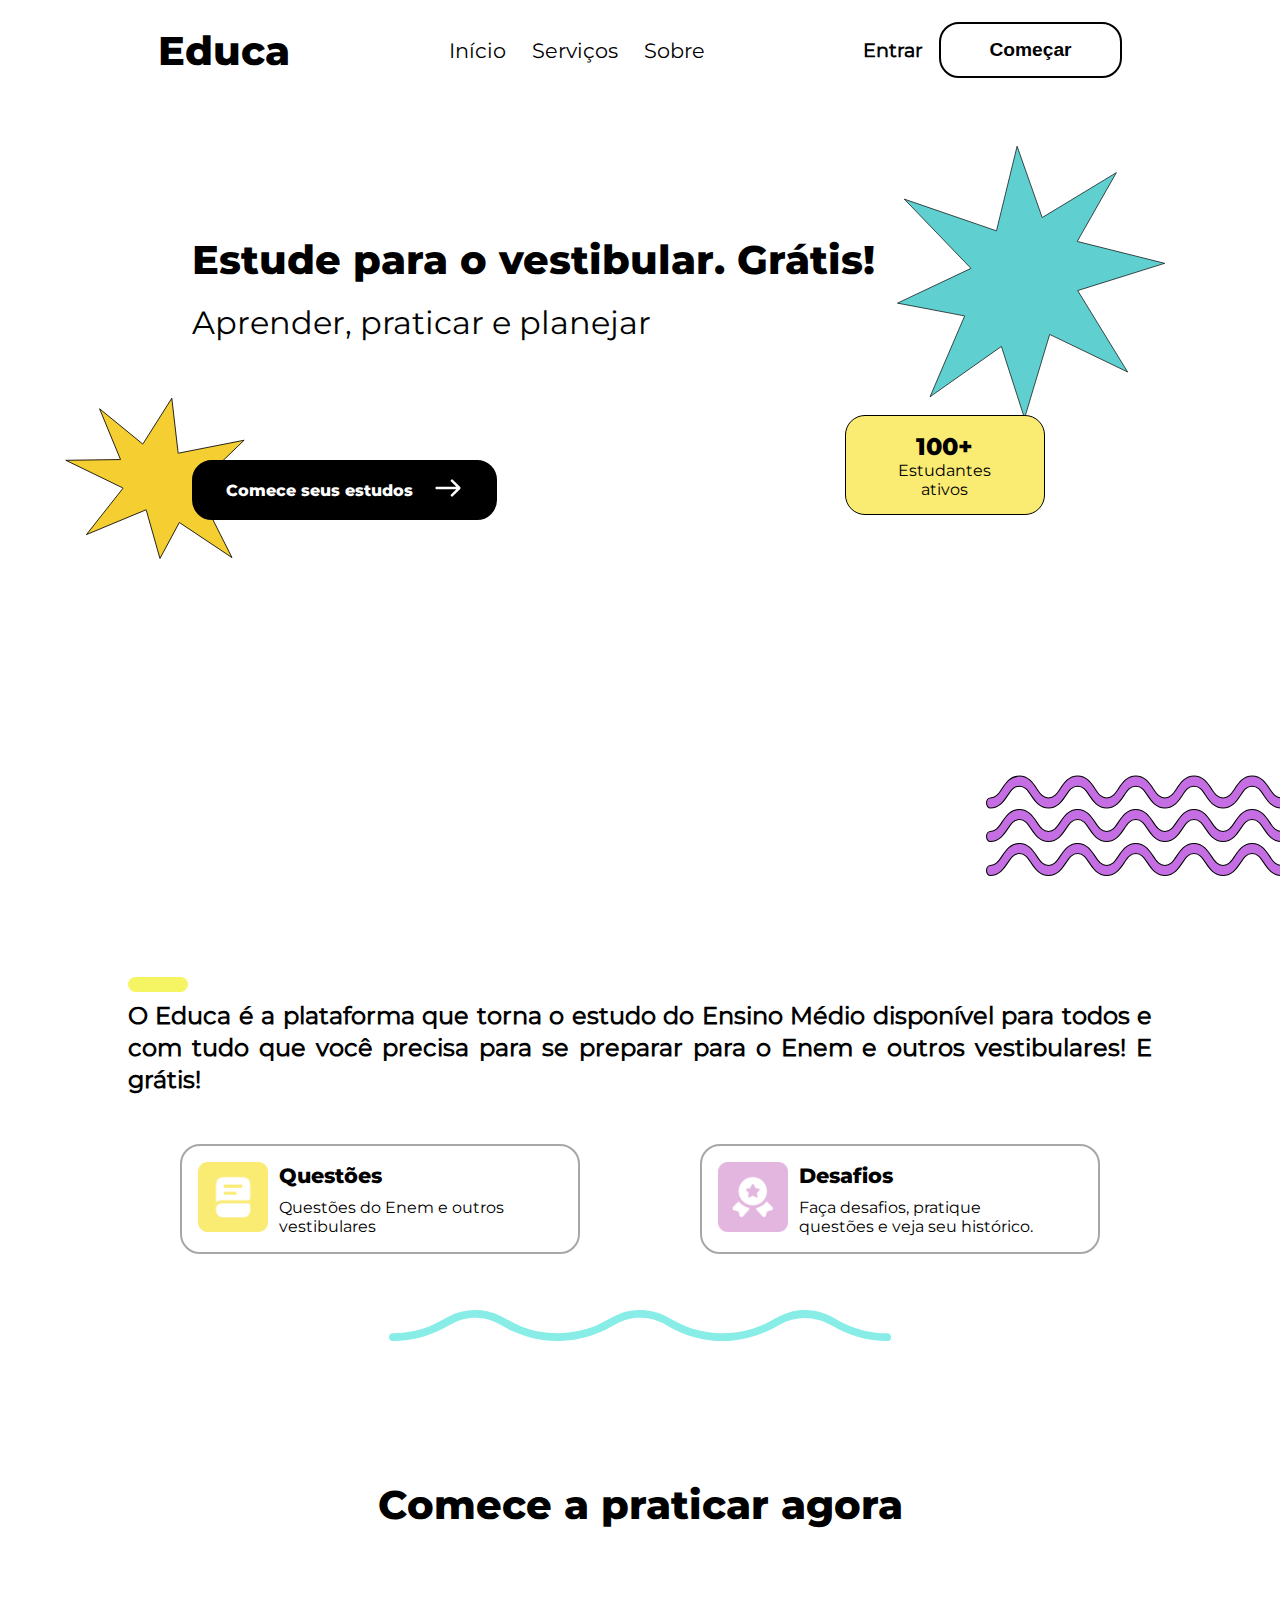
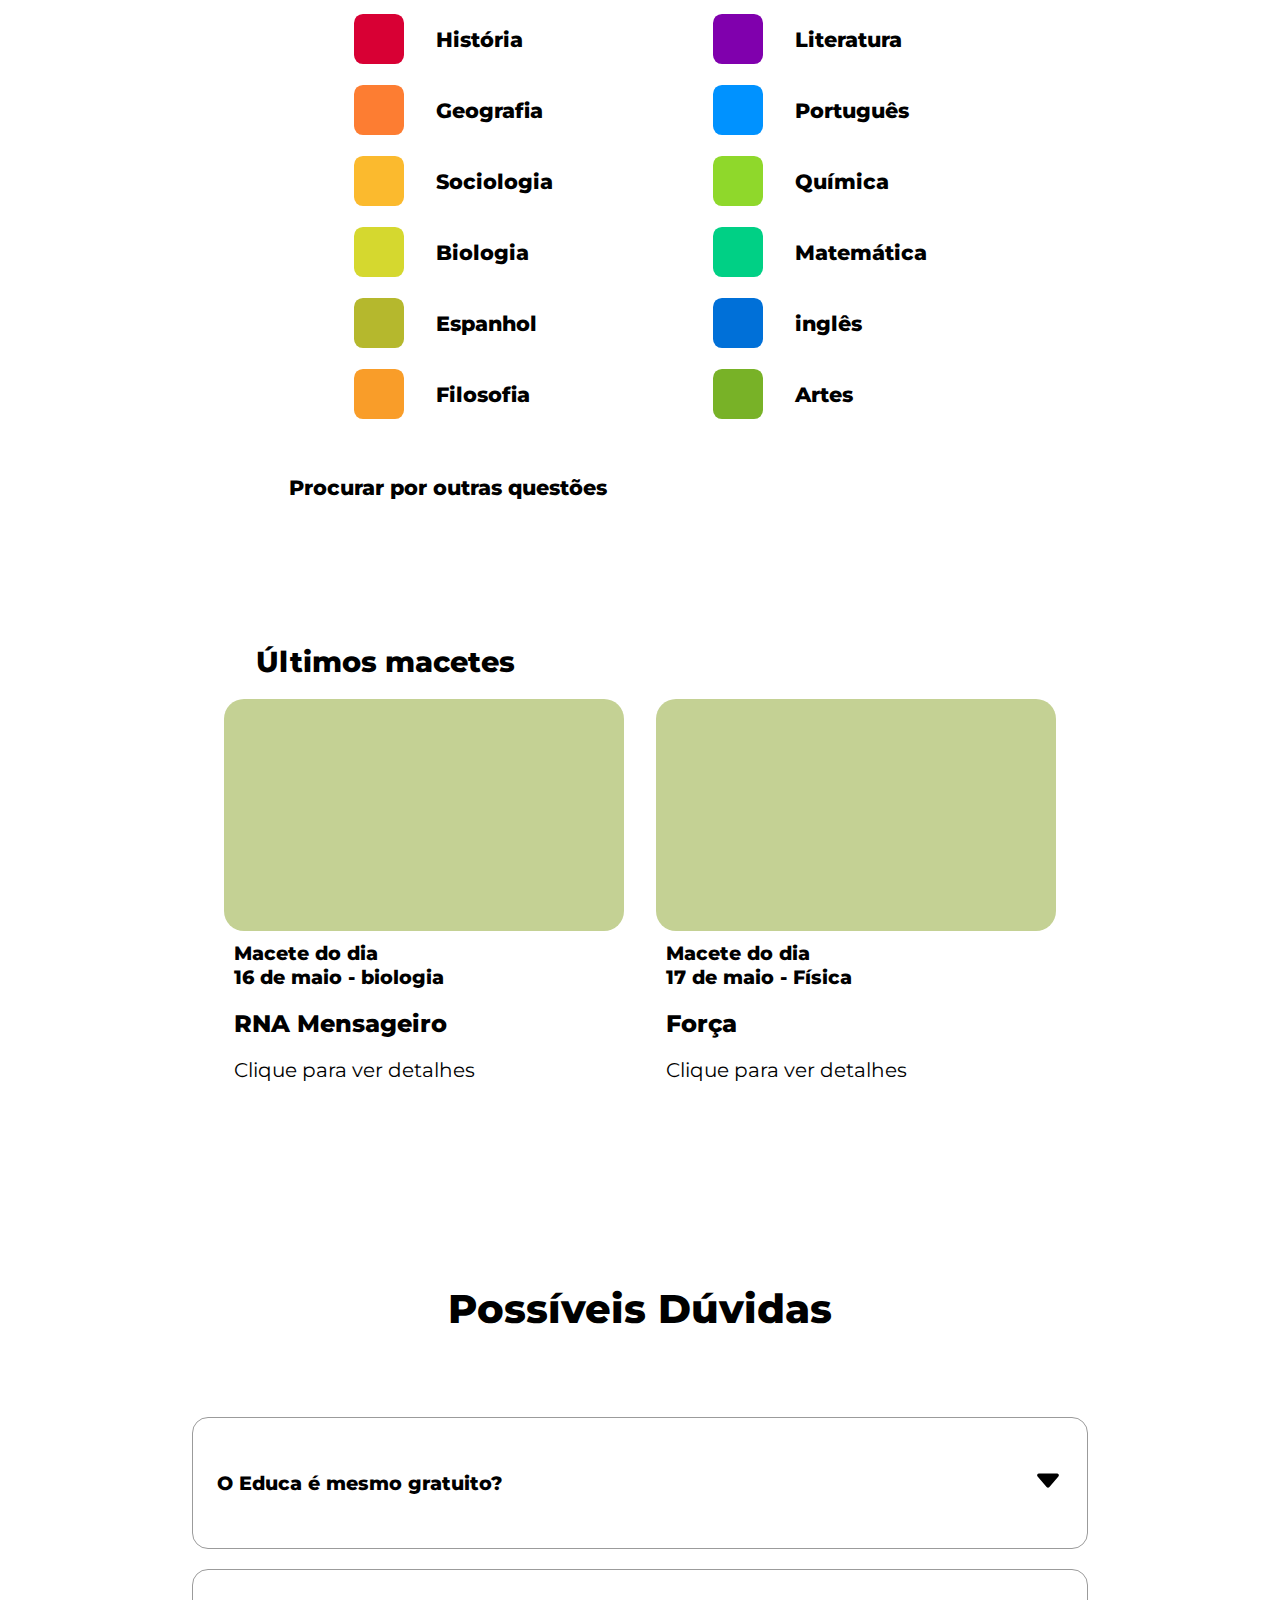
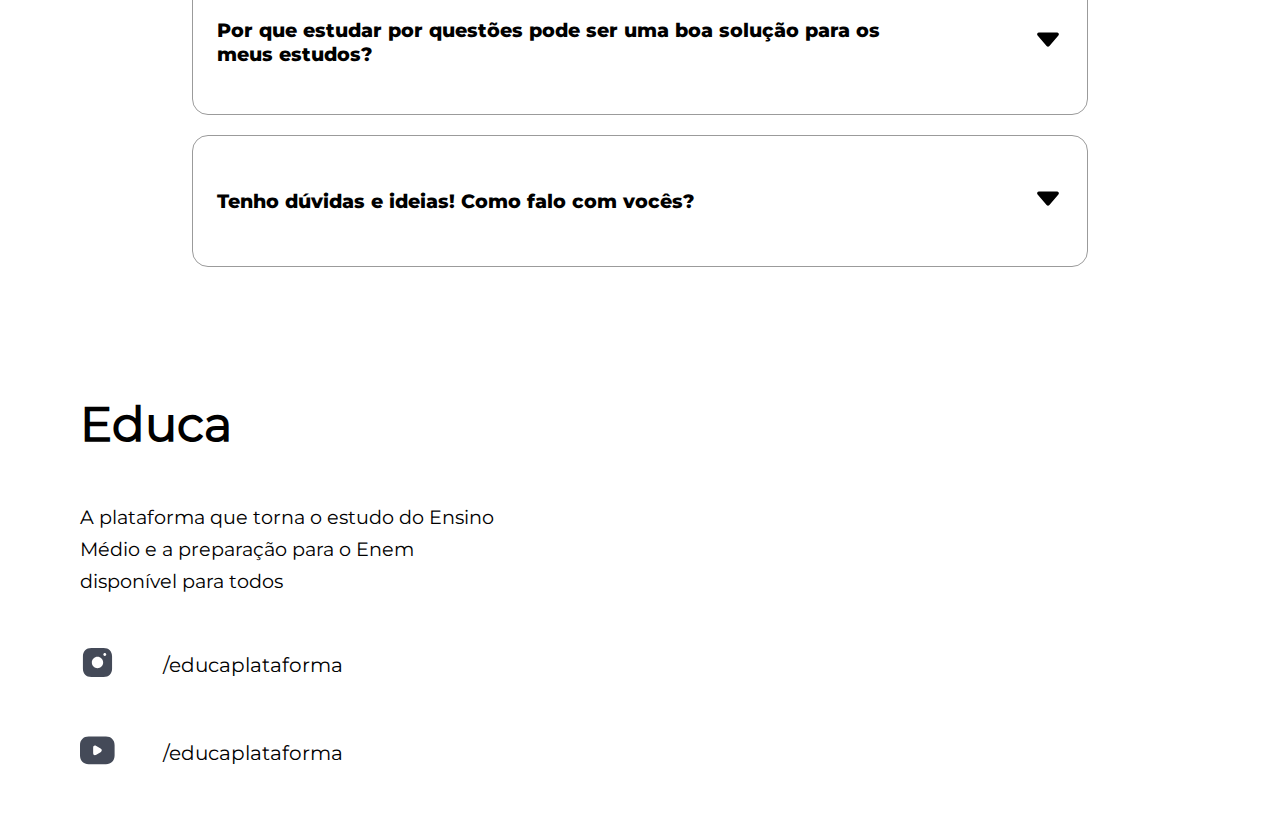
<file: index.html>
<!DOCTYPE html>
<html lang="pt-br">
<head>
  <meta charset="UTF-8">
  <meta http-equiv="X-UA-Compatible" content="IE=edge">
  <meta name="description" content="landing page">
  <meta name="keywords" content="acadêmico, educacional">
  <meta name="viewport" content="width=device-width, initial-scale=1.0">
  <title>Inicio</title>
  <link rel="stylesheet" href="CSS/main.css">
  <link rel="stylesheet" href="Assets/import.css">
  <link rel="stylesheet" href="CSS/querieMain.css">
</head>
<body>
  <header class="layout_header">
    <nav class="layout_container_header">
      <div id="side_button">
        <img src="Assets/svg/Ícone do Menu.svg" alt="" id="button_main">
      </div>
      <div class="layout_itens_header logo_header bold">Educa</div>
      <div class="layout_itens_header">
        <ol class="layout_list_header">
          <a href="#"><li class="components_itens_header">Início</li></a>
          <a href="#"><li class="components_itens_header">Serviços</li></a>
          <a href="#"><li class="components_itens_header">Sobre</li></a>
        </ol>
      </div>
      <div id="span_container">
        <span class="component_span_header">Entrar</span>
      </div>
      <div class="layout_itens_header button_container_header">
        <span class="component_span_header"><a href="/html/páginaDeLogin.html">Entrar</a></span>
        <a href="./html/cadastro.html"><button class="component_button_header">
          Começar
        </button></a>
      </div>
    </nav>
  </header>
  <div class="layout_sidebar">
    <div class="layout_container_title_side">
      <a href="#"><h1 class="bold component_title_side">Educa</h1></a>
      <figure>
        <img src="Assets/svg/Ícone do Menu.svg" alt="" class="component_svg_side">
      </figure>
    </div>
    <div class="layout_container_itens_side">
      <ol class="layout_container_sidebar_list">
        <a href="#"><li class="component_item_side semiBold">inicio</li></a>
        <a href="#"><li class="component_item_side semiBold">Serviço</li></a>
        <a href="#"><li class="component_item_side semiBold">Sobre</li></a>
      </ol>
    </div>
  </div>
<main class="layout_main">
    <!-- Div responsável pela a parte principal da página -->
  <section class="layout_container_main_content">
      
    <div class="layout_container_button_main_content">
      <button class="component_button_content">
        <p class="component_text_main_content bold">Comece seus estudos</p>
        <figure class="component_svg_button_main_content">
          <img src="Assets/svg/arrow_forward.svg" alt="">
        </figure>
      </button>
    </div>

    <div class="layout_svg_content_1">
      <figure>
        <img src="Assets/svg/vector.svg" alt="" class="component_main_content_svg_1">
      </figure>
    </div>

    <div class="layout_svg_content_2">
      <figure>
        <img src="Assets/svg/vector1.svg" alt="" class="component_main_content_svg_2">
      </figure>
    </div>
  <div class="layout_adicional_info_main">
    <h1 class="bold">100+</h1>
    <p>
      Estudantes
      <br>
      ativos
    </p>
  </div>
    <div class="layout_svg_content_3">
        <figure class="layout_svgs">
          <img src="Assets/svg/vector3.svg" alt="" class="component_main_content_svg_3">
          <img src="Assets/svg/vector4.svg" alt="" class="component_main_content_svg_3">
          <img src="Assets/svg/vector4.svg" alt="" class="component_main_content_svg_3">
        </figure>
    </div>
    <div class="layout_main_content">
      <div class="layout_container_text_main_content">
        <p class="component_text_content bold">Estude para o vestibular. Grátis!</p>
        <br>
        <span class="component_span_content">Aprender, praticar e planejar</span>
    </div>
  </section>
  <section class="layout_description_container_content">
      <div class="layout_separator_description"></div>
      <div class="layout_text_description_container_content">
        <p class="component_text_descript_content">O Educa é a plataforma que torna o estudo do Ensino Médio disponível
          para todos e com tudo que você precisa para se preparar para o Enem
          e outros vestibulares! E grátis!</p>
      </div>
      <div class="layout_container_apresentacao">
        <div class="layout_container_questions">
          <figure class="layout_container_img_questions">
            <img src="Assets/svg/container_question.png" alt="" class="component_img_apresentacao">
          </figure>
          <figcaption class="layout_container_description_aprensetacao">
            <h1 class="component_title_apresentacao bold">
              Questões
            </h1>
            <p class="component_text_apresentacao">
              Questões do Enem e outros vestibulares
            </p>
          </figcaption>
        </div>
        <div class="layout_container_questions">
          <figure class="layout_container_img_questions">
            <img src="Assets/svg/container_chanlenger.png" alt="" class="component_img_apresentacao">
          </figure>
          <figcaption class="layout_container_description_aprensetacao">
            <h1 class="component_title_apresentacao bold">
              Desafios
            </h1>
            <p class="component_text_apresentacao">
              Faça desafios, pratique questões e veja seu histórico.
            </p>
          </figcaption>
        </div>
      </div>
    </section>
    <section class="layout_divisoria">
      <figure class="layout_line_container">
        <img src="Assets/svg/line_.svg" alt="" class="component_line">
      </figure>
    </section>
    <section class="layout_materias">
      <div class="layout_container_title_materias">
        <h1 class="component_title_materias bold">Comece a praticar agora</h1>
      </div>
      <div class="list_container">
        <ol class="layout_list_materia bold">
          <li class="component_materia_rect">
            <div class="component_rect_color historia"></div>
            História</li>
          <li class="component_materia_rect">
            <div class="component_rect_color geografia"></div>
            Geografia</li>
          <li class="component_materia_rect">
            <div class="component_rect_color sociologia"></div>
            Sociologia</li>
          <li class="component_materia_rect">
            <div class="component_rect_color biologia"></div>
            Biologia</li>
          <li class="component_materia_rect">
            <div class="component_rect_color espanhol"></div>
            Espanhol</li>
          <li class="component_materia_rect">
            <div class="component_rect_color filosofia"></div>
            Filosofia</li>
          <li class="component_materia_rect">
            <div class="component_rect_color literatura"></div>
            Literatura</li>
          <li class="component_materia_rect">
            <div class="component_rect_color portugues"></div>
            Português</li>
          <li class="component_materia_rect">
            <div class="component_rect_color quimica"></div>
            Química</li>
          <li class="component_materia_rect">
            <div class="component_rect_color matematica"></div>
            Matemática</li>
          <li class="component_materia_rect">
            <div class="component_rect_color ingles"></div>
            inglês</li>
          <li class="component_materia_rect">
            <div class="component_rect_color artes"></div>
            Artes</li>
        </ol>
        <div class="layout_others">
          <a href="#"><span class="component_span_others bold">Procurar por outras questões</span></a>
        </div>
      </div>
    </section>
    <section class="layout_dicas">
      <div class="layout_container_title_dicas">
        <h1 class="component_title_dicas bold">Últimos macetes</h1>
      </div>
      <div class="layout_container_cards_dicas">
        <div class="component_cards">
          <figure class="layout_container_img_dicas">
            <div class="component_img_dicas"></div>
          </figure>
          <figcaption class="layout_container_description_dicas">
            <h1 class="component_title_description_dicas bold">Macete do dia 
            <br> 
            <span class="bold">16 de maio - biologia</span>
            </h1>
            <h2 class="component_title_description_dicas_2 bold">RNA Mensageiro</h2>
            <a href=""><p class="componeont_text_description">Clique para ver detalhes</p></a>
          </figcaption>
        </div>
        <div class="component_cards">
          <figure class="layout_container_img_dicas">
            <div class="component_img_dicas"></div>
          </figure>
          <figcaption class="layout_container_description_dicas">
            <h1 class="component_title_description_dicas bold">Macete do dia
            <br>
              <span class="bold">17 de maio - Física</span>
            </h1>
            <h2 class="component_title_description_dicas_2 bold">Força</h2>
            <a href=""><p class="componeont_text_description">Clique para ver detalhes</p></a>
          </figcaption>
        </div>
      </div>
    </section>
    <section class="layout_container_duvidas">
      <h1 class="component_title_duvidas bold">Possíveis Dúvidas</h1>
      <div class="layout_dropdown_container">
        <div class="layout_title_dropdown">
          <p class="component_text_duvidas bold">
            O Educa é mesmo gratuito?
          </p>
          <figure class="layout_container_svg_duvidas">
            <img src="Assets/svg/caret-down-fill.svg" alt="" class="component_svg_duvidas">
          </figure>
        </div>
        <div class="layout_container_hidden">
          <p class="component_text_hidden">
            Lorem, ipsum dolor sit amet consectetur adipisicing elit. At voluptatum necessitatibus dolorum aperiam quae, reiciendis maiores, hic consequatur odio quam, ullam perspiciatis nemo cum quisquam debitis ipsa suscipit officia voluptates?
          </p>
        </div>
      </div>
      <div class="layout_dropdown_container">
        <div class="layout_title_dropdown">
          <p class="component_text_duvidas bold">
            Por que estudar por questões pode ser uma boa
            solução para os meus estudos?
          </p>
          <figure class="layout_container_svg_duvidas">
            <img src="Assets/svg/caret-down-fill.svg" alt="" class="component_svg_duvidas">
          </figure>
        </div>
        <div class="layout_container_hidden">
          <p class="component_text_hidden">
            Lorem, ipsum dolor sit amet consectetur adipisicing elit. At voluptatum necessitatibus dolorum aperiam quae, reiciendis maiores, hic consequatur odio quam, ullam perspiciatis nemo cum quisquam debitis ipsa suscipit officia voluptates?
          </p>
        </div>
      </div>
      <div class="layout_dropdown_container">
        <div class="layout_title_dropdown">
          <p class="component_text_duvidas bold">
            Tenho dúvidas e ideias! Como falo com vocês?
          </p>
          <figure class="layout_container_svg_duvidas">
            <img src="Assets/svg/caret-down-fill.svg" alt="" class="component_svg_duvidas">
          </figure>
        </div>
        <div class="layout_container_hidden">
          <p class="component_text_hidden">
            Lorem, ipsum dolor sit amet consectetur adipisicing elit. At voluptatum necessitatibus dolorum aperiam quae, reiciendis maiores, hic consequatur odio quam, ullam perspiciatis nemo cum quisquam debitis ipsa suscipit officia voluptates?
          </p>
        </div>
      </div>
    </section>
  </main>
  <footer class="layout_rodapé">
    <div class="layout_container_title_footer">
      <h1 class="component_title_footer">Educa</h1>
    </div>
    <div class="layout_container_text_footer">
      A plataforma que torna o estudo do
      Ensino Médio e a preparação para o 
      Enem disponível para todos
    </div>
  <div class="layout_container_list_footer">
      <ol class="layout_list_footer">
        <li class="component_item_footer">
          <figure>
            <img src="Assets/svg/instagram.svg" alt="" class="component_svg_footer">
          </figure>
          <p>
            <a href="#">/educaplataforma</a>

          </p>
        </li>
        <li class="component_item_footer">
          <figure>
            <img src="Assets/svg/youtuber.svg" alt="" class="component_svg_footer youtube">
          </figure>
          <p>
            <a href="#">/educaplataforma</a>
          </p>
        </li>
      </ol>
    </div>
  </footer>
  <script src="JavaScript/script.js"></script>
</body>
</html>
</file>
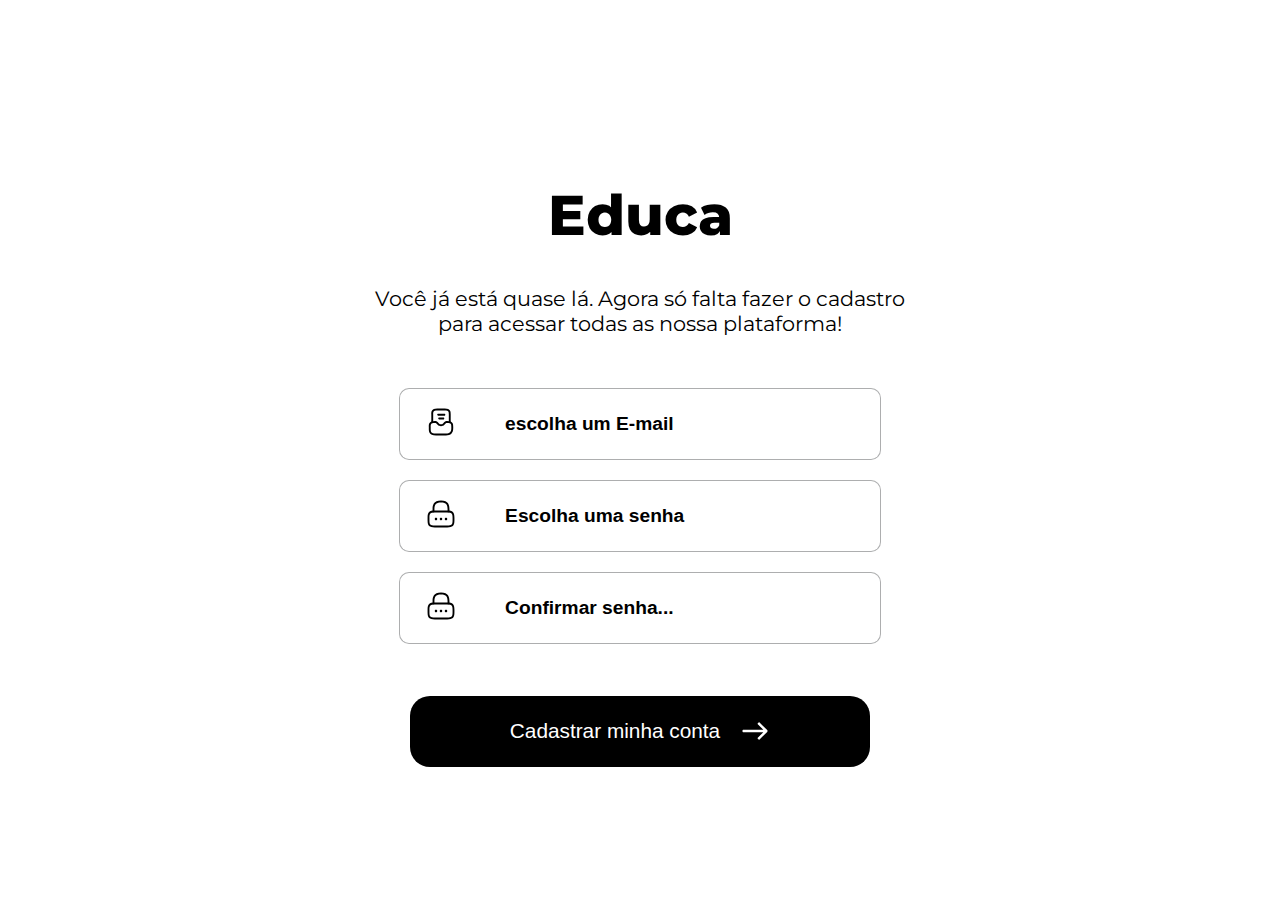
<file: html/cadastro.html>
<!DOCTYPE html>
<html lang="pt-br">
<head>
  <meta charset="UTF-8">
  <meta name="viewport" content="width=device-width, initial-scale=1.0">
  <title>Cadastro</title>
  <link rel="stylesheet" href="../CSS/login.css">
  <link rel="stylesheet" href="../Assets/import.css">
  <link rel="stylesheet" href="../CSS/querieLogin.css">
</head>
<body>
  <div class="layout_main">
    <div class="layout_container_first_text"> 
      <h1 class="component_title_login bold">Educa</h1>
      <p class="component_text_login">
        Você já está quase lá. Agora só falta fazer o cadastro
        <br>
        para acessar todas as nossa plataforma!</p>
    </div>
    <div class="layout_container_input">
      <div class="layout_input">
        <figure class="layout_container_svg_input strange">
          <img src="../Assets/svg/directboxnotif.svg" alt="" class="component_svg_input ">
        </figure>
        <input type="email" name="input" id="email" class="component_input" placeholder="escolha um E-mail">
      </div>
      <div class="layout_input">
        <figure class="layout_container_svg_input">
          <img src="../Assets/svg/lock1.svg" alt="" class="component_svg_input">
        </figure>
        <input type="password" name="input" id="password" class="component_input" placeholder="Escolha uma senha">
      </div>
      <div class="layout_input">
        <figure class="layout_container_svg_input">
          <img src="../Assets/svg/lock1.svg" alt="" class="component_svg_input">
        </figure>
        <input type="password" name="input" id="password_2" class="component_input" placeholder="Confirmar senha...">
      </div>
    </div>
    <div class="layout_container_button">
      <button class="layout_button">
        <p class="component_text_button">Cadastrar minha conta</p>
        <img src="../Assets/svg/arrow_forward.svg" alt="" class="component_svg_button">
      </button>
    </div>
  </div>
  <script src="../JavaScript/valid.js"></script>
</body>
</html>
</file>
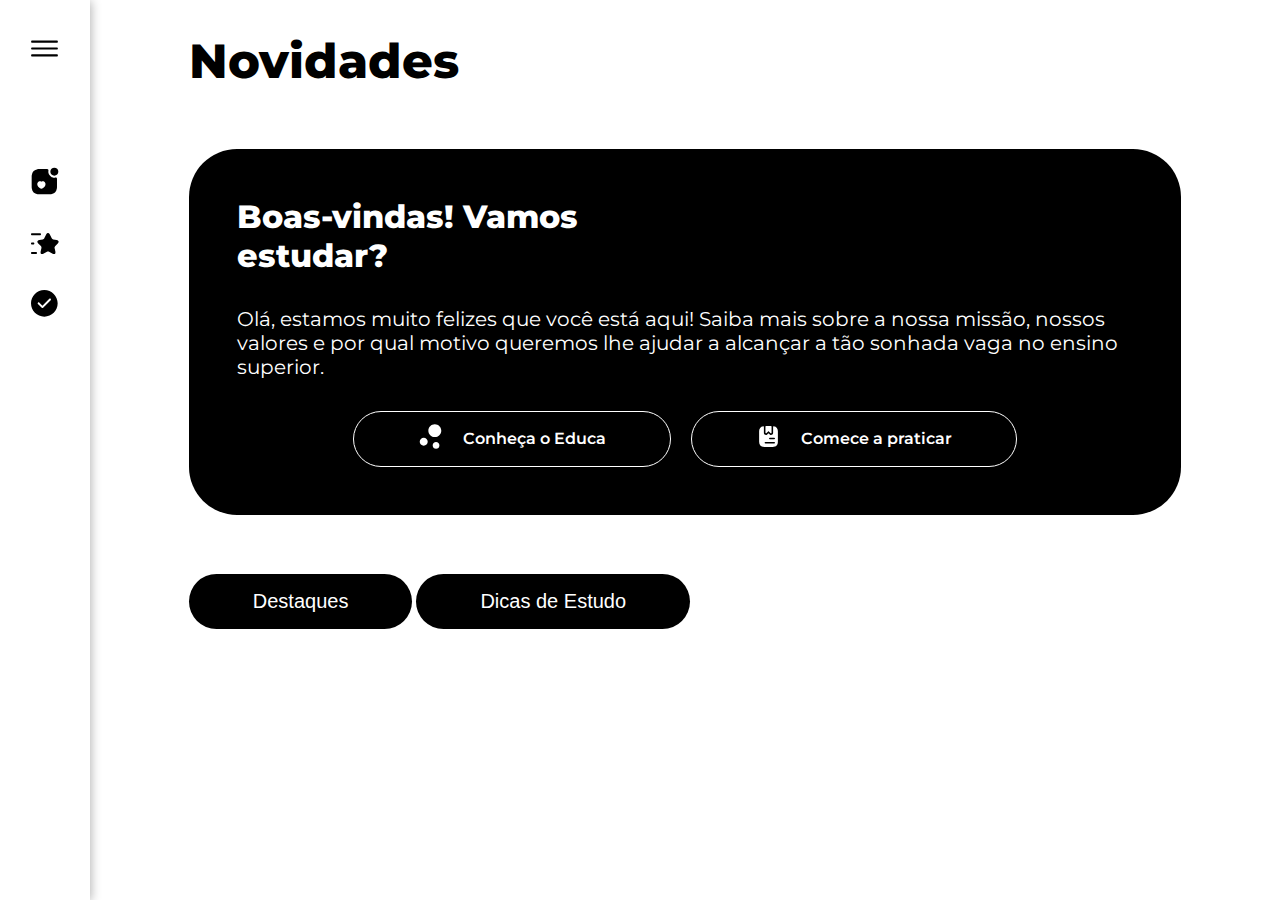
<file: html/DentroDaPlataforma(deshboard).html>
<!DOCTYPE html>
<html lang="pt-br ">
<head>
  <meta charset="UTF-8">
  <meta name="viewport" content="width=device-width, initial-scale=1.0">
  <title>Dashboard</title>
  <link rel="stylesheet" href="../Assets/import.css">
  <link rel="stylesheet" href="../CSS/dashboard.css">
  <link rel="stylesheet" href="../CSS/sidebar.css">
  <link rel="stylesheet" href="../CSS/querieDashboard.css">
  <link rel="stylesheet" href="../CSS/querieSideBar.css">
</head>
<body>
  <div class="layout_sidebar_visible">
    <div class="layout_container_svg grow">
      <figure>
        <img src="../Assets/svg/Ícone do Menu.svg"  class="component_svg_sidebar" alt="" id="sidebar_button">
      </figure>
    </div>
    <div class="layout_container_svg">
      <figure>
        <a href="./DentroDaPlataforma(deshboard).html"><img src="../Assets/svg/notificationfavorite.svg" class="component_svg_sidebar" alt=""></a>
      </figure>
    </div>
    <div class="layout_container_svg">
      <figure>
        <a href="./DentroDaPlataforma(meu desempenho).html"><img src="../Assets/svg/star.svg" class="component_svg_sidebar" alt=""></a>
      </figure>
    </div>
    <div class="layout_container_svg">
      <figure>
        <a href="./DentroDaPlataforma(questões).html"><img src="../Assets/svg/check.svg"  class="component_svg_sidebar"alt=""></a>
      </figure>
    </div>
  </div>
  <!-- Sidebar não vísivel-->
  <div class="layout_sidebar_hidden">
    <div class="layout_container_title_sidebar_hidden">
      <a href="#"><h1 class="component_title_sidebar_hidden bold">Educa</h1></a>
      <figure>
        <img src="../Assets/svg/Ícone do Menu.svg" alt="" class="component_menu" id="back_button">
      </figure>
    </div>
    <div class="layout_container_elements">
      <div class="layout_item_menu_sidebar_hidden">
        <figure>
          <a href="./DentroDaPlataforma(deshboard).html"><img src="../Assets/svg/notificationfavorite.svg" alt="" class="component_svg_hidden"></a>
        </figure>
        <a href="./DentroDaPlataforma(deshboard).html"><span class="component_svg_span_hidden semiBold">Novidades</span></a>
      </div>
      <div class="layout_item_menu_sidebar_hidden">
        <figure>
          <a href="./DentroDaPlataforma(meu desempenho).html"><img src="../Assets/svg/star.svg" alt="" class="component_svg_hidden"></a>
        </figure>
        <a href="./DentroDaPlataforma(meu desempenho).html"><span class="component_svg_span_hidden semiBold">Meu Desempenho</span></a>
      </div>
      <div class="layout_item_menu_sidebar_hidden">
        <figure>
          <a href="./DentroDaPlataforma(questões).html"><img src="../Assets/svg/check.svg" alt="" class="component_svg_hidden"></a>
        </figure>
        <a href="./DentroDaPlataforma(questões).html"><span class="component_svg_span_hidden semiBold">Questões</span></a>
      </div>
    </div>
    <div class="layout_materia">
      <div class="layout_main_materia">
        <figure><img src="../Assets/svg/cub.svg" alt=""></figure>
        <p class="semiBold">Diciplinas</p>
      </div>
      <ol class="layout_list_materia">
        <li class="component_materia_hidden medium">
          <div class="historia color"></div>História</li>
        <li class="component_materia_hidden medium">
          <div class="geografia color"></div>Geografia</li>
        <li class="component_materia_hidden medium">
          <div class="filosofia color"></div>Filosofia</li>
        <li class="component_materia_hidden medium">
          <div class="sociologia color"></div>Sociologia</li>
        <li class="component_materia_hidden medium">
          <div class="biologia color"></div>Biologia</li>
        <li class="component_materia_hidden medium">
          <div class="espanhol color"></div>Espanhol</li>
        <li class="component_materia_hidden medium">
          <div class="literatura color"></div>Literatura</li>
        <li class="component_materia_hidden medium">
          <div class="ingles color"></div>inglês</li>
        <li class="component_materia_hidden medium">
          <div class="portugues color"></div>Português</li>
        <li class="component_materia_hidden medium">
          <div class="matematica color"></div>Matemática</li>
        <li class="component_materia_hidden medium">
          <div class="quimica color"></div>Química</li>
        <li class="component_materia_hidden medium">
          <div class="artes color"></div>Artes</li>
      </ol>
    </div>
  </div>

  <section class="layout_modal">
    <header class="layout_container_header_modal">
      <h1 class="component_title_modal bold">Sobre</h1>
      <figure id="x">
        <img src="../Assets/svg/x.svg" alt="" class="component_x">
      </figure>
    </header>
    <p class="component_text_modal">Lorem ipsum, dolor sit amet consectetur adipisicing elit. Necessitatibus aliquid ipsa eum consequatur cumque itaque expedita voluptas hic. Quaerat temporibus laboriosam explicabo officia odit fuga a ratione molestias nemo vitae! Lorem ipsum dolor sit amet consectetur adipisicing elit. Quos, incidunt placeat! Veniam aperiam nostrum, blanditiis eaque atque quam ducimus ipsa pariatur provident sint temporibus ipsum dolorum ratione officiis quo voluptatem?</p>
    <p class="component_text_modal">Lorem ipsum dolor sit amet, consectetur adipisicing elit. Voluptates, unde! Minus, eius. Provident similique sequi obcaecati sed quisquam odio, natus veritatis perspiciatis praesentium quidem, tempora atque at maiores laborum saepe.</p>
    <footer class="layout_rodape_modal">
      <button class="layout_bottom_modal" id="done">
        <p class="component_text_modal_button semiBold">Concluído</p>
        <figure class="arrow_modal">
          <img src="../Assets/svg/arrow_forward.svg" alt="" >
        </figure>
      </button>
    </footer>
  </section>


  <div class="layout_extra_info">
    <div class="layout_container_title_extra">
      <h1 class="component_title_extra bold">Novidades</h1>
    </div>
    <div class="layout_main_container_extra">
      <div class="layout_title_main_container_extra">
        <h1 class="component_title_main_extra bold">
          Boas-vindas! Vamos
          <br>
          estudar?</h1>
      </div>
      <div class="layout_text_main_container_extra">
        <p class="component_text_extra">Olá, estamos muito felizes que você está aqui! Saiba mais sobre
          a nossa missão, nossos valores e por qual motivo queremos lhe
          ajudar a alcançar a tão sonhada vaga no ensino superior.</p>
      </div>
      <div class="layout_container_button_main_extra">
        <button class="layout_button_extra" id="extra">
          <figure>
            <img src="../Assets/svg/triple_ball.svg" alt="" class="component_svg_extra">
          </figure>
          <p class="semiBold">Conheça o Educa</p>
        </button>
        <button class="layout_button_extra">
          <figure>
            <img src="../Assets/svg/archivebook.svg" alt="" class="component_svg_extra">
          </figure>
          <p class="semiBold">Comece a praticar</p>
        </button>
      </div>
    </div>
    <div class="layout_more_buttons_container">
      <button class="component_more_button">Destaques</button>
      <button class="component_more_button">Dicas de Estudo</button>
    </div>
  </div>
  <script src="../JavaScript/sidebar.js"></script>
</body>
</html>
</file>
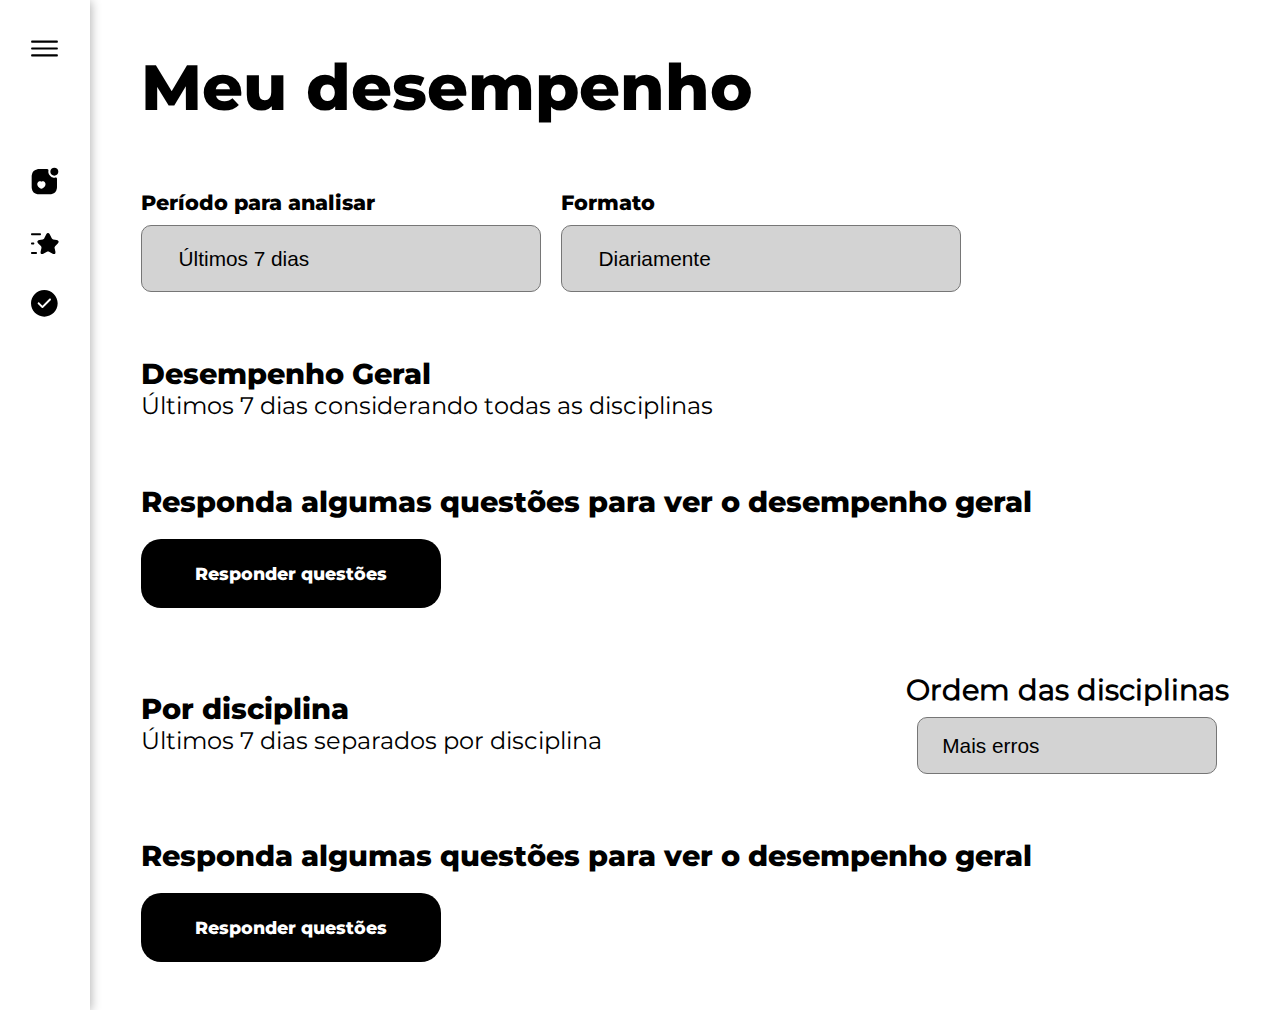
<file: html/DentroDaPlataforma(meu desempenho).html>
<!DOCTYPE html>
<html lang="en">
<head>
  <meta charset="UTF-8">
  <meta name="viewport" content="width=device-width, initial-scale=1.0">
  <title>Document</title>
  <link rel="stylesheet" href="../CSS/sidebar.css">
  <link rel="stylesheet" href="../CSS/desempenho.css">
  <link rel="stylesheet" href="../Assets/import.css">
  <link rel="stylesheet" href="../CSS/mediaqueries.css">
  <link rel="stylesheet" href="../CSS/querieSideBar.css">
</head>
<body>
  <div class="layout_sidebar_visible altura">
    <div class="layout_container_svg grow">
      <figure>
        <img src="../Assets/svg/Ícone do Menu.svg"  class="component_svg_sidebar" alt="" id="sidebar_button">
      </figure>
    </div>
    <div class="layout_container_svg">
      <figure>
        <a href="./DentroDaPlataforma(deshboard).html"><img src="../Assets/svg/notificationfavorite.svg" class="component_svg_sidebar" alt=""></a>
      </figure>
    </div>
    <div class="layout_container_svg">
      <figure>
        <a href="./DentroDaPlataforma(meu desempenho).html"><img src="../Assets/svg/star.svg" class="component_svg_sidebar" alt=""></a>
      </figure>
    </div>
    <div class="layout_container_svg">
      <figure>
        <a href="./DentroDaPlataforma(questões).html"><img src="../Assets/svg/check.svg"  class="component_svg_sidebar"alt=""></a>
      </figure>
    </div>
  </div>
  <!-- Sidebar não vísivel-->
  <div class="layout_sidebar_hidden">
    <div class="layout_container_title_sidebar_hidden">
      <a href="#"><h1 class="component_title_sidebar_hidden bold">Educa</h1></a>
      <figure>
        <img src="../Assets/svg/Ícone do Menu.svg" alt="" class="component_menu" id="back_button">
      </figure>
    </div>
    <div class="layout_container_elements">
      <div class="layout_item_menu_sidebar_hidden">
        <figure>
          <a href="./DentroDaPlataforma(deshboard).html"><img src="../Assets/svg/notificationfavorite.svg" alt="" class="component_svg_hidden"></a>
        </figure>
        <a href="./DentroDaPlataforma(deshboard).html"><span class="component_svg_span_hidden semiBold">Novidades</span></a>
      </div>
      <div class="layout_item_menu_sidebar_hidden">
        <figure>
          <a href="./DentroDaPlataforma(meu desempenho).html"><img src="../Assets/svg/star.svg" alt="" class="component_svg_hidden"></a>
        </figure>
        <a href="./DentroDaPlataforma(meu desempenho).html"><span class="component_svg_span_hidden semiBold">Meu Desempenho</span></a>
      </div>
      <div class="layout_item_menu_sidebar_hidden">
        <figure>
          <a href="./DentroDaPlataforma(questões).html"><img src="../Assets/svg/check.svg" alt="" class="component_svg_hidden"></a>
        </figure>
        <a href="./DentroDaPlataforma(questões).html"><span class="component_svg_span_hidden semiBold">Questões</span></a>
      </div>
    </div>
    <div class="layout_materia">
      <div class="layout_main_materia">
        <figure><img src="../Assets/svg/cub.svg" alt=""></figure>
        <p class="semiBold">Diciplinas</p>
      </div>
      <ol class="layout_list_materia">
        <li class="component_materia_hidden medium">
          <div class="historia color"></div>História</li>
        <li class="component_materia_hidden medium">
          <div class="geografia color"></div>Geografia</li>
        <li class="component_materia_hidden medium">
          <div class="filosofia color"></div>Filosofia</li>
        <li class="component_materia_hidden medium">
          <div class="sociologia color"></div>Sociologia</li>
        <li class="component_materia_hidden medium">
          <div class="biologia color"></div>Biologia</li>
        <li class="component_materia_hidden medium">
          <div class="espanhol color"></div>Espanhol</li>
        <li class="component_materia_hidden medium">
          <div class="literatura color"></div>Literatura</li>
        <li class="component_materia_hidden medium">
          <div class="ingles color"></div>inglês</li>
        <li class="component_materia_hidden medium">
          <div class="portugues color"></div>Português</li>
        <li class="component_materia_hidden medium">
          <div class="matematica color"></div>Matemática</li>
        <li class="component_materia_hidden medium">
          <div class="quimica color"></div>Química</li>
        <li class="component_materia_hidden medium">
          <div class="artes color"></div>Artes</li>
      </ol>
    </div>
  </div>

  <div class="layout_desempenho layout_extra_info">
    <div class="layout_container_title_desempenho">
      <h1 class="bold component_title_desempenho">Meu desempenho</h1>
    </div>
    <div class="layout_container_main_drop2">
      <div class="layout_main_container_drop">
        <p class="component_label bold">Período para analisar</p>
        <select name="" class="layout_container_dropdown component_text_drop">
          <option value="ultimo_sete_dias" selected>Últimos 7 dias</option>
          <option value="semana_passada">Semana Passada</option>
          <option value="esta_semana">Esta Semana</option>
          <option value="mes_passado">Mês passado</option>
          <option value="este_mes">Este mês</option>
          <option value="mes_passado">Mês passado</option>
          <option value="ultimos_quinze_dias">Últimos 15 dias</option>
          <option value="ultimos_trinta_dias">Últimos 30 dias</option>
          <option value="ultimos_três_meses">Últimos 3 meses</option>
          <option value="ultimos_seis_meses">Últimos 6 meses</option>
        </select>
      </div>
      <div class="layout_main_container_drop">
        <p class="component_label bold">Formato</p>
        <select name="" id="" class="layout_container_dropdown component_text_drop">
          <option value="diariamente" selected>Diariamente</option>
          <option value="diariamente">Semanalmente</option>
          <option value="diariamente">Mensalmente</option>
        </select>
      </div>
    </div>
    <div>
      <h1 class="bold">Desempenho Geral</h1>
      <p>Últimos 7 dias considerando todas as disciplinas</p>
    </div>
    <div class="layout_container_button">
      <h1 class="bold">Responda algumas questões para ver o desempenho geral</h1>
      <button class="component_button bold">
        Responder questões
      </button>
    </div>
    <div class="layout_container_button_desciplina">
      <div>
        <h1 class="bold">Por disciplina</h1>
        <p>Últimos 7 dias separados por disciplina</p>
      </div>
      <div>
        <div class="layout_container_disciplinas ">
          <h1 class="component_disciplina_ordem">Ordem das disciplinas</h1>
          <select name="" class="layout_container_alfa component_text_drop">
            <option value="alfabetica" selected>Alfabética</option>
            <option value="mais_praticadas" selected>Mais praticadas</option>
            <option value="mais_acertos" selected>Mais acertos</option>
            <option value="mais_erros" selected>Mais erros</option>
          </select>
        </div>
      </div>
    </div>
    <div class="layout_container_button">
      <h1 class="bold">Responda algumas questões para ver o desempenho geral</h1>
      <button class="component_button bold">
        Responder questões
      </button>
    </div>
  </div>
</body>
<script src="../JavaScript/sidebar.js"></script>
</html>
</file>
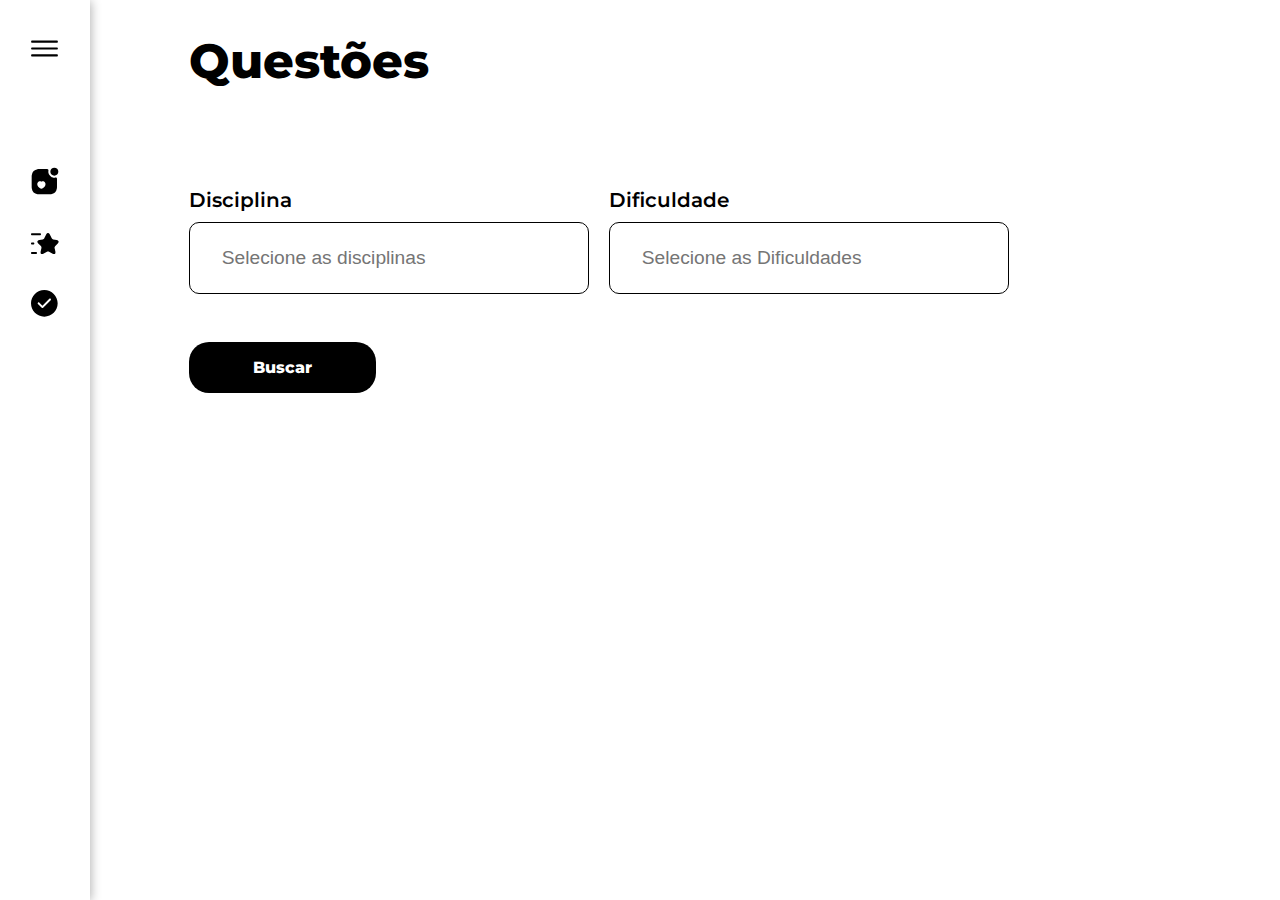
<file: html/DentroDaPlataforma(questões).html>
<!DOCTYPE html>
<html lang="pt-br">
<head>
  <meta charset="UTF-8">
  <meta name="viewport" content="width=device-width, initial-scale=1.0">
  <title>Questões</title>
  <link rel="stylesheet" href="../CSS/sidebar.css"> 
  <link rel="stylesheet" href="../CSS/questoes.css">
  <link rel="stylesheet" href="../Assets/import.css">
  <link rel="stylesheet" href="../CSS/querieSideBar.css">
  <link rel="stylesheet" href="../CSS/querieQuestoes.css">
</head>
<body>
  <div class="layout_sidebar_visible">
    <div class="layout_container_svg grow">
      <figure>
        <img src="../Assets/svg/Ícone do Menu.svg"  class="component_svg_sidebar" alt="" id="sidebar_button">
      </figure>
    </div>
    <div class="layout_container_svg">
      <figure>
        <a href="./DentroDaPlataforma(deshboard).html"><img src="../Assets/svg/notificationfavorite.svg" class="component_svg_sidebar" alt=""></a>
      </figure>
    </div>
    <div class="layout_container_svg">
      <figure>
        <a href="./DentroDaPlataforma(meu desempenho).html"><img src="../Assets/svg/star.svg" class="component_svg_sidebar" alt=""></a>
      </figure>
    </div>
    <div class="layout_container_svg">
      <figure>
        <a href="./DentroDaPlataforma(questões).html"><img src="../Assets/svg/check.svg"  class="component_svg_sidebar"alt=""></a>
      </figure>
    </div>
  </div>
  <!-- Sidebar não vísivel-->
  <div class="layout_sidebar_hidden">
    <div class="layout_container_title_sidebar_hidden">
      <a href="#"><h1 class="component_title_sidebar_hidden bold">Educa</h1></a>
      <figure>
        <img src="../Assets/svg/Ícone do Menu.svg" alt="" class="component_menu" id="back_button">
      </figure>
    </div>
    <div class="layout_container_elements">
      <div class="layout_item_menu_sidebar_hidden">
        <figure>
          <a href="./DentroDaPlataforma(deshboard).html"><img src="../Assets/svg/notificationfavorite.svg" alt="" class="component_svg_hidden"></a>
        </figure>
        <a href="./DentroDaPlataforma(deshboard).html"><span class="component_svg_span_hidden semiBold">Novidades</span></a>
      </div>
      <div class="layout_item_menu_sidebar_hidden">
        <figure>
          <a href="./DentroDaPlataforma(meu desempenho).html"><img src="../Assets/svg/star.svg" alt="" class="component_svg_hidden"></a>
        </figure>
        <a href="./DentroDaPlataforma(meu desempenho).html"><span class="component_svg_span_hidden semiBold">Meu Desempenho</span></a>
      </div>
      <div class="layout_item_menu_sidebar_hidden">
        <figure>
          <a href="./DentroDaPlataforma(questões).html"><img src="../Assets/svg/check.svg" alt="" class="component_svg_hidden"></a>
        </figure>
        <a href="./DentroDaPlataforma(questões).html"><span class="component_svg_span_hidden semiBold">Questões</span></a>
      </div>
    </div>
    <div class="layout_materia">
      <div class="layout_main_materia">
        <figure><img src="../Assets/svg/cub.svg" alt=""></figure>
        <p class="semiBold">Diciplinas</p>
      </div>
      <ol class="layout_list_materia">
        <li class="component_materia_hidden medium">
          <div class="historia color"></div>História</li>
        <li class="component_materia_hidden medium">
          <div class="geografia color"></div>Geografia</li>
        <li class="component_materia_hidden medium">
          <div class="filosofia color"></div>Filosofia</li>
        <li class="component_materia_hidden medium">
          <div class="sociologia color"></div>Sociologia</li>
        <li class="component_materia_hidden medium">
          <div class="biologia color"></div>Biologia</li>
        <li class="component_materia_hidden medium">
          <div class="espanhol color"></div>Espanhol</li>
        <li class="component_materia_hidden medium">
          <div class="literatura color"></div>Literatura</li>
        <li class="component_materia_hidden medium">
          <div class="ingles color"></div>inglês</li>
        <li class="component_materia_hidden medium">
          <div class="portugues color"></div>Português</li>
        <li class="component_materia_hidden medium">
          <div class="matematica color"></div>Matemática</li>
        <li class="component_materia_hidden medium">
          <div class="quimica color"></div>Química</li>
        <li class="component_materia_hidden medium">
          <div class="artes color"></div>Artes</li>
      </ol>
    </div>
  </div>

  <div class="layout_questoes layout_extra_info">
    <div class="layout_container_title_questoes">
      <h1 class="component_title_questoes bold">Questões</h1>
    </div>
    <div class="layout_container_main_inputs">
      <div class="layout_container_input">
        <label for="txt1" class="semiBold">Disciplina</label>
        <input type="text" name="" id="txt1" placeholder="Selecione as disciplinas" class="input_text">
      </div>
      <div class="layout_container_input">
        <label for="txt2" class="semiBold">Dificuldade</label>
        <input type="text" name="" id="txt2" placeholder="Selecione as Dificuldades" class="input_text">
      </div>
    </div>
    <div class="layout_container_button">
      <button class="component_button bold"> 
        Buscar
      </button>
    </div>
  </div>
  <script src="../JavaScript/sidebar.js"></script>
</body>
</html>
</file>
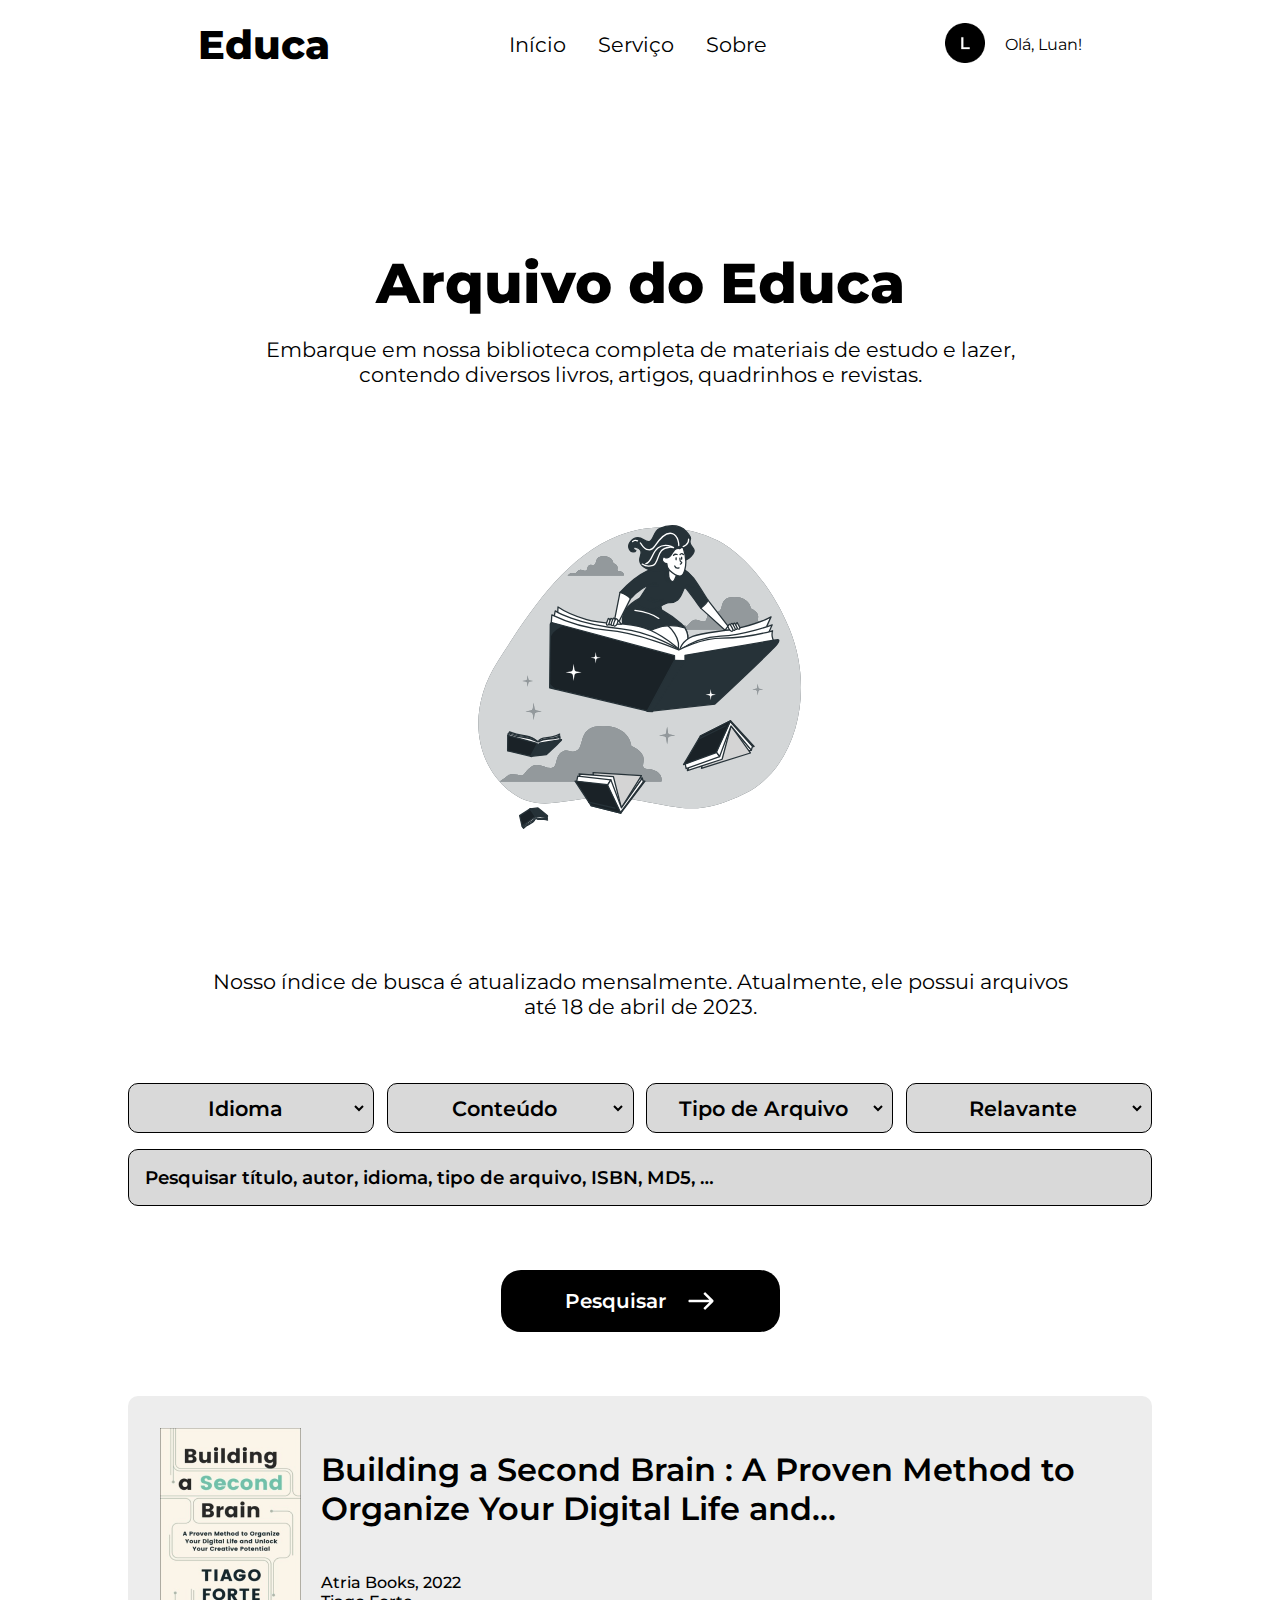
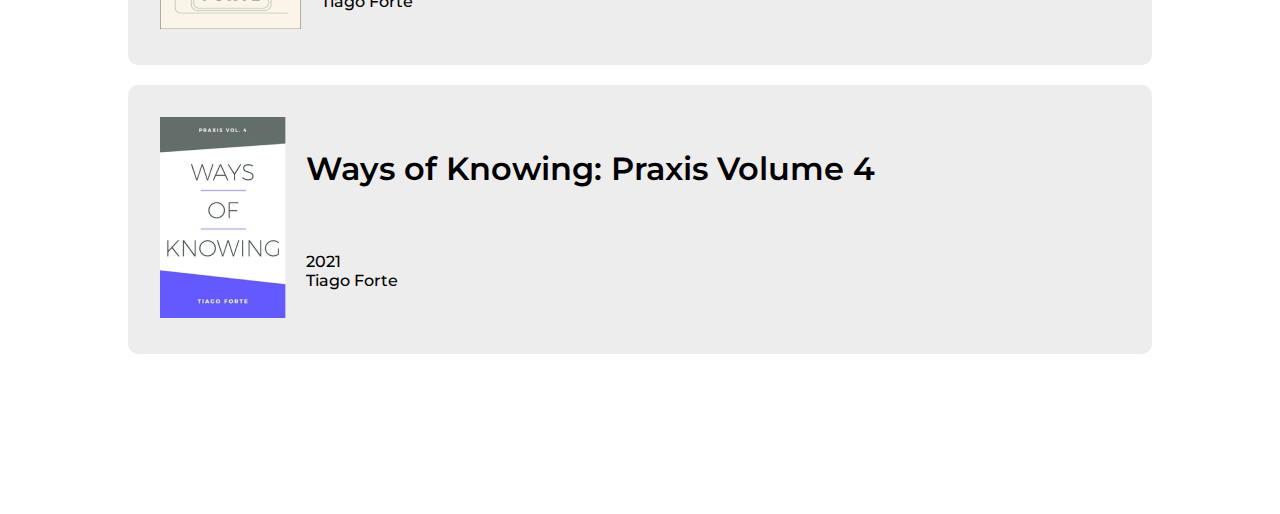
<file: html/páginaDeExibiçãoDosLivros.html>
<!DOCTYPE html>
<html lang="en">
<head>
  <meta charset="UTF-8">
  <meta name="viewport" content="width=device-width, initial-scale=1.0">
  <title>Materia e Livros</title>
  <link rel="stylesheet" href="../CSS/Materias&Livros.css">
  <link rel="stylesheet" href="../Assets/import.css">
  <link rel="stylesheet" href="../CSS/mediaLivros.css">
</head>
<body>
  <header class="layout_header">
    <nav class="layout_container_header">
      <div class="layout_itens_header logo_header bold">Educa</div>
      <div class="layout_itens_header">
        <ol class="layout_list_header">
          <a href="#"><li class="components_itens_header">Início</li></a>
          <a href="#"><li class="components_itens_header">Serviço</li></a>
          <a href="#"><li class="components_itens_header">Sobre</li></a>
        </ol>
      </div>
      <div class="layout_container_adicional_info_header">
        <figure>
          <img src="../Assets/img/img.png" alt="" class="component_img_header">
        </figure>
        <span class="component_name_header">Olá, Luan!</span>
      </div>
    </nav>
  </header>
  <main class="layout_main">
    <section class="layout_container_descricao">
      <h1 class="component_title_descricao bold">Arquivo do Educa</h1>
      <p class="component_text_descricao">
        Embarque em nossa biblioteca completa de materiais de estudo e lazer,
      <br>
      contendo diversos livros, artigos, quadrinhos e revistas.</p>
    </section>
    <section class="layout_container_svg_main">
      <figure>
        <img src="../Assets/svg/Bibliophile-bro 1.svg" alt="" class="component_svg_main">
      </figure>
    </section>
    <section class="layout_container_extra_text">
      <p class="component_extra_text">
        Nosso índice de busca é atualizado mensalmente. Atualmente, ele possui arquivos
        <br>
        até 18 de abril de 2023.</p>
    </section>
    <section class="layout_filter">
      <div class="layout_container_list_filter">
        <ol class="layout_lista_filter">
          <li class="component_item_filter semiBold">
            <select name="Idioma" id="idioma" class="selected semiBold">
              <option value="idioma" selected disabled>Idioma</option>
              <option value="en">Inglês [en]</option>
              <option value="ru">Russo [ru]</option>
              <option value="fr">Francês [fr]</option>
              <option value="es">Espanhol [es]</option>
              <option value="it">Italiano [it]</option>
              <option value="de">Alemão [de]</option>
              <option value="zh">Chinês [zh]</option>
              <option value="pt">Português [pt]</option>
              <option value="nl">Holandês [nl]</option>
              <option value="hu">Húngaro [hu]</option>
              <option value="uk">Ucraniano [uk]</option>
              <option value="ja">Japonês [ja]</option>
              <option value="pl">Polonês [pl]</option>
              <option value="tr">Turco [tr]</option>
              <option value="ro">Romeno [ro]</option>
              <option value="cs">Tcheco [cs]</option>
              <option value="bg">Búlgaro [bg]</option>
              <option value="it">Lituano [it]</option>
              <option value="el">Grego [el]</option>
              <option value="id">Indonésio [id]</option>
              <option value="ar">Árabe [ar]</option>
            </select>
          </li>
          <li class="component_item_filter semiBold">
            <select name="conteudo" id="idioma" class="selected semiBold">
              <option value="conteudo" selected disabled>Conteúdo</option>
              <option value="journal_article">Artigo de periódico</option>
              <option value="book_any">Livro (todos)</option>
              <option value="book_unknown">Livro (desconhecido)</option>
              <option value="book_fiction">Livro (ficção</option>
              <option value="book_nonfiction">Livro (não ficção)</option>
              <option value="book_comic">Quadrinhos</option>
              <option value="magazine">Revista</option>
              <option value="standards_documents">Documento de normas</option>
            </select>
          </li>
          <li class="component_item_filter semiBold">
            <select name="extensão" id="idioma" class="selected semiBold">
              <option value="extensao" selected disabled>Tipo de Arquivo</option>
              <option value="pdf">Pdf</option>
              <option value="epub">Epub</option>
              <option value="cbr">Cbr</option>
              <option value="fb2">Fb2</option>
              <option value="mobi">Mobi</option>
              <option value="cbz">Cbz</option>
              <option value="djvu">Djvu</option>
              <option value="azw3">Azw3</option>
              <option value="fb2.zip">fb2.zip</option>
              <option value="txt">Txt</option>
              <option value="rar">Rar</option>
              <option value="zip">Zip</option>
              <option value="doc">Doc</option>
              <option value="lit">Lit</option>
              <option value="unknown">Unknown</option>
              <option value="html">Html</option>
              <option value="htm">Htm</option>
              <option value="lrf">Lrf</option>
              <option value="mht">Mht</option>
            </select>
          </li>
          <li class="component_item_filter semiBold">
            <select name="conteudo" id="idioma" class="selected semiBold">
              <option value="Relavante" selected disabled>Relavante</option>
              <option value="">Mais relevante</option>
              <option value="newest">Mais recente</option>
              <option value="oldest">Mais Antigo</option>
            </select>
          </li>
        </ol>
      </div>
      <div class="layout_container_input">
        <input type="text" name="text" id="input" class="semiBold" placeholder="Pesquisar título, autor, idioma, tipo de arquivo, ISBN, MD5, …">
      </div>
    </section>
    <section>
      <button class="layout_button">
        <p class="component_text_button semiBold">Pesquisar</p>
        <img src="../Assets/svg/arrow_forward.svg" alt="">
      </button>
    </section>
    <section class="layout_container_books">
      <div class="layout_container_book_description">
        <figure class="layout_container_book_img">
          <img src="../Assets/img/image 1.png" alt="" class="component_book_img">
        </figure>
        <div class="layout_container_description">
          <h1 class="component_title_book semiBold">Building a Second Brain : A Proven Method to
            Organize Your Digital Life and...</h1>
            <div class="next">
              <small class="component_author_book medium">Atria Books, 2022</small>
              <small class="component_author_book medium">Tiago Forte</small>
            </div>
        </div>
      </div>
      <div class="layout_container_book_description">
        <figure class="layout_container_book_img">
          <img src="../Assets/img/image 2.png" alt="" class="component_book_img">
        </figure>
        <div class="layout_container_description">
          <h1 class="component_title_book semiBold">Ways of Knowing: Praxis Volume 4</h1>
          <div class="next">
            <small class="component_author_book medium">2021</small>
            <small class="component_author_book medium">Tiago Forte</small>
          </div>
        </div>
      </div>
    </section>
  </main>
</body>
</html>
</file>
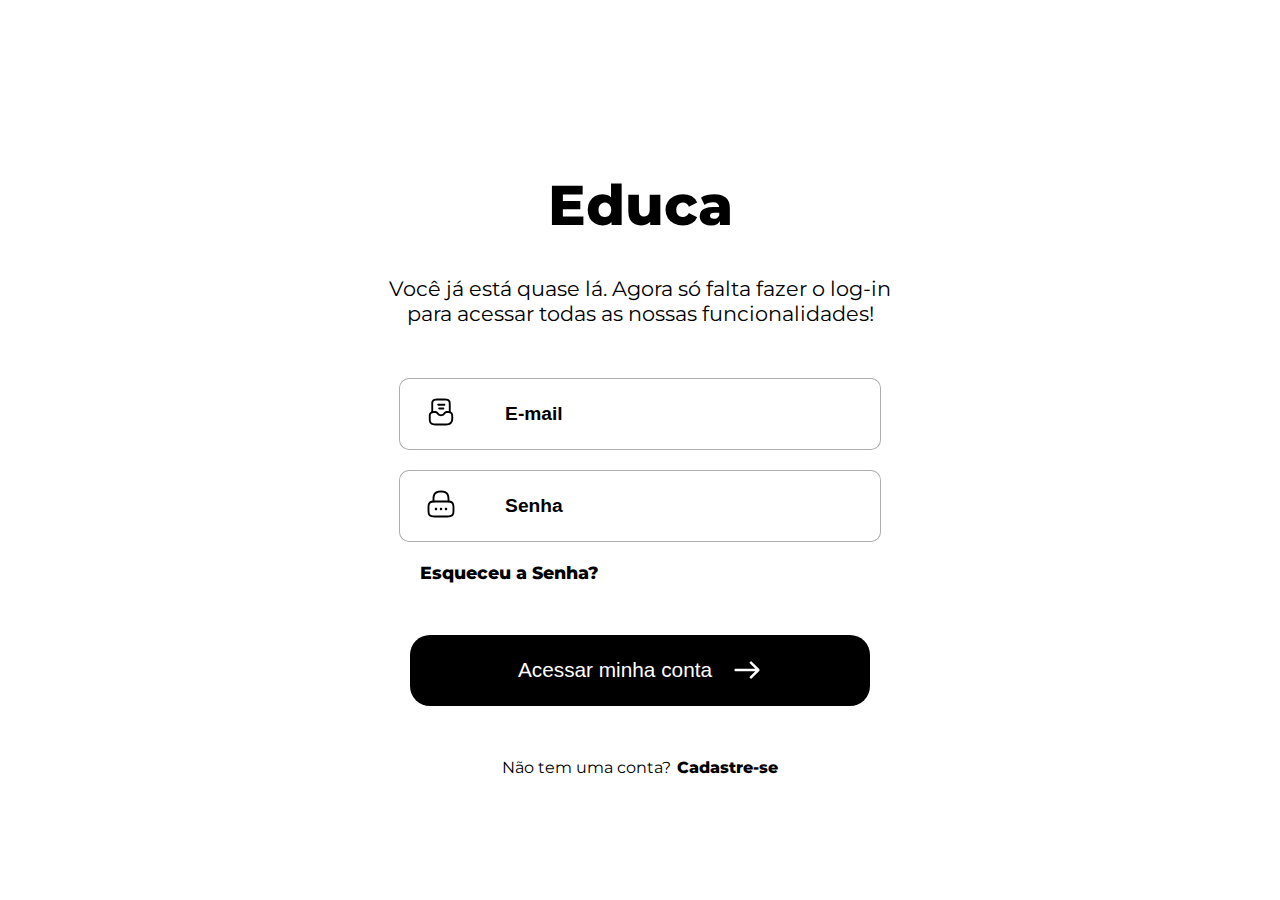
<file: html/páginaDeLogin.html>
<!DOCTYPE html>
<html lang="pt-br">
<head>
  <meta charset="UTF-8">
  <meta name="viewport" content="width=device-width, initial-scale=1.0">
  <title>Login</title>
  <link rel="stylesheet" href="../CSS/login.css">
  <link rel="stylesheet" href="../Assets/import.css">
  <link rel="stylesheet" href="../CSS/querieLogin.css">
</head>
<body>
  <div class="layout_main">
    <div class="layout_container_first_text"> 
      <h1 class="component_title_login bold">Educa</h1>
      <p class="component_text_login">
        Você já está quase lá. Agora só falta fazer o log-in
        <br>
        para acessar todas as nossas funcionalidades!</p>
    </div>
    <div class="layout_container_input">
      <div class="layout_input">
        <figure class="layout_container_svg_input strange">
          <img src="../Assets/svg/directboxnotif.svg" alt="" class="component_svg_input ">
        </figure>
        <input type="email" name="input" class="component_input" placeholder="E-mail">
      </div>
      <div class="layout_input">
        <figure class="layout_container_svg_input">
          <img src="../Assets/svg/lock1.svg" alt="" class="component_svg_input">
        </figure>
        <input type="password" name="input" class="component_input" placeholder="Senha">
      </div>
      <a href="#" class="component_password" ><span class="bold">Esqueceu a Senha?</span></a>
    </div>
    <div class="layout_container_button">
      <button class="layout_button">
        <p class="component_text_button">Acessar minha conta</p>
        <img src="../Assets/svg/arrow_forward.svg" alt="" class="component_svg_button">
      </button>
    </div>
    <div class="layout_container_cadastro">
      <p>Não tem uma conta?</p><a href="#"><span class="bold">Cadastre-se</span></a>
    </div>
  </div>
</body>
</html>
</file>
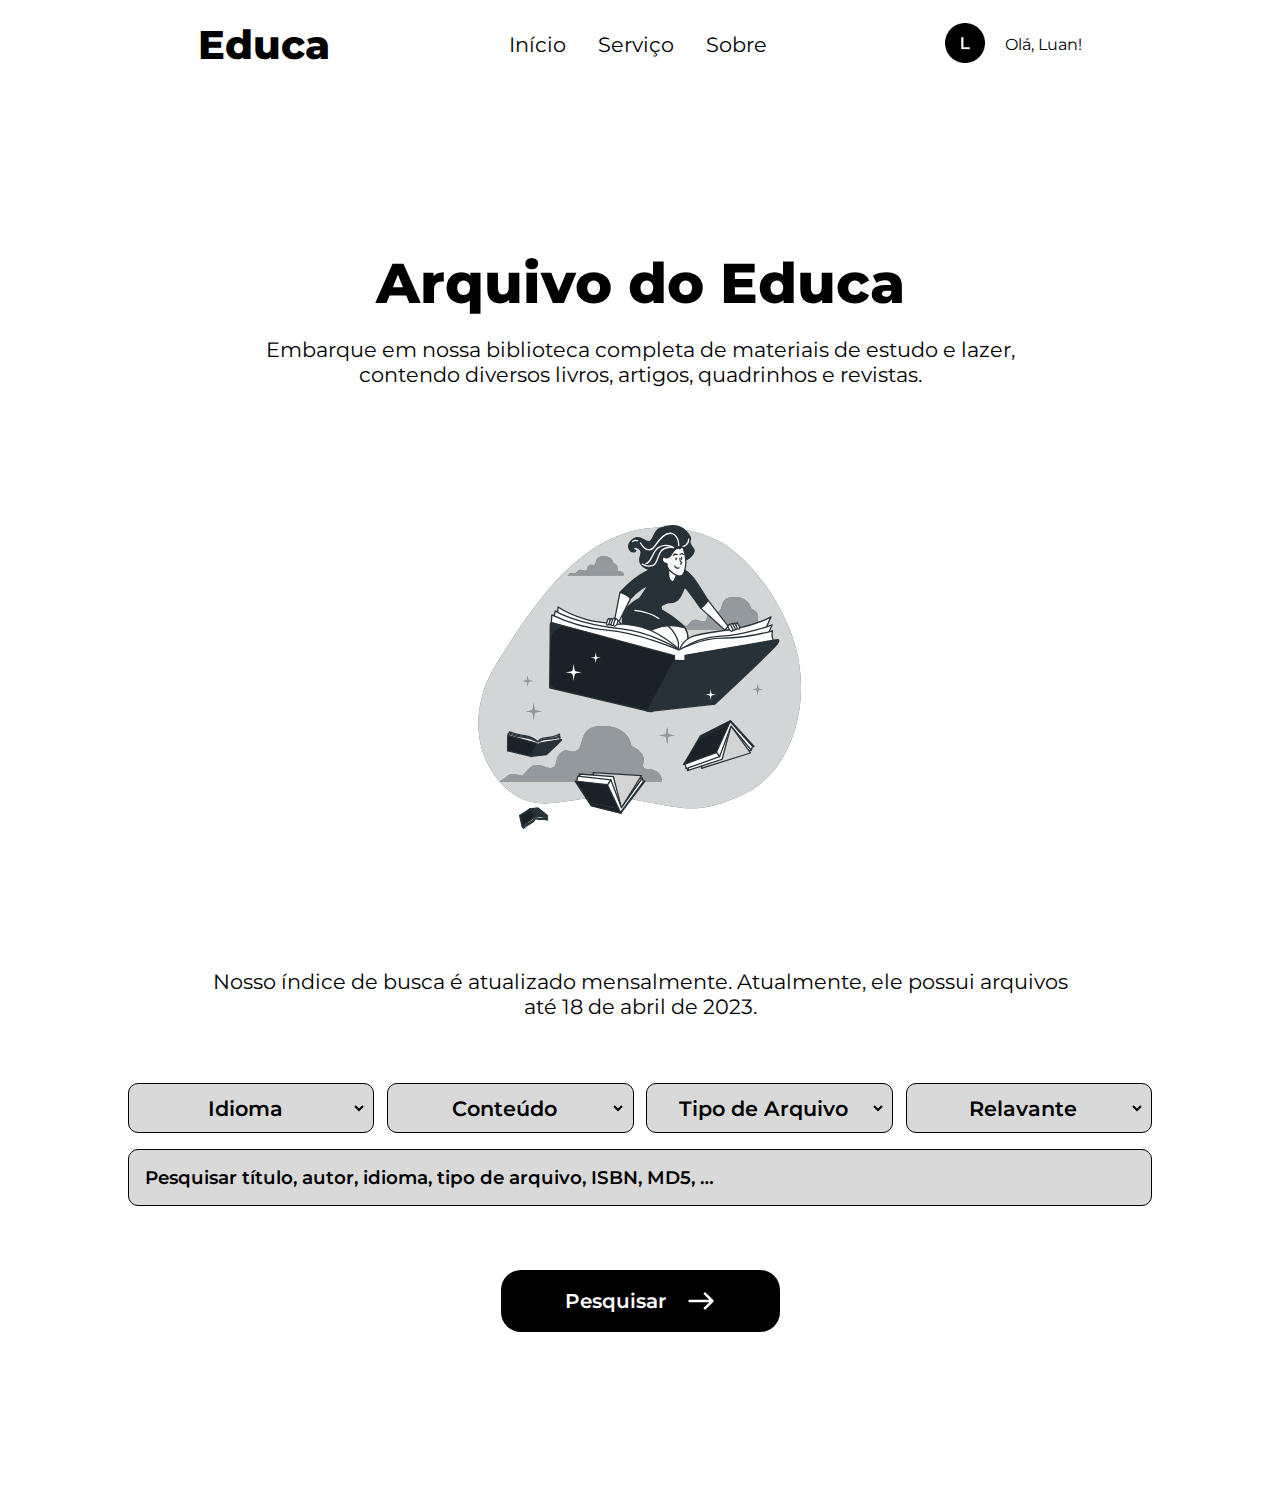
<file: html/páginaDeMateriasElivros.html>
<!DOCTYPE html>
<html lang="en">
<head>
  <meta charset="UTF-8">
  <meta name="viewport" content="width=device-width, initial-scale=1.0">
  <title>Materia e Livros</title>
  <link rel="stylesheet" href="../CSS/Materias&Livros.css">
  <link rel="stylesheet" href="../Assets/import.css">
  <link rel="stylesheet" href="../CSS/mediaLivros.css">
</head>
<body>
  <header class="layout_header">
    <nav class="layout_container_header">
      <a href="#"><div class="layout_itens_header logo_header bold">Educa</div></a>
      <div class="layout_itens_header">
        <ol class="layout_list_header">
          <a href="#"><li class="components_itens_header">Início</li></a>
          <a href="#"><li class="components_itens_header">Serviço</li></a>
          <a href="#"><li class="components_itens_header">Sobre</li></a>
        </ol>
      </div>
      <div class="layout_container_adicional_info_header">
        <figure>
          <img src="../Assets/img/img.png" alt="" class="component_img_header">
        </figure>
        <span class="component_name_header">Olá, Luan!</span>
      </div>
    </nav>
  </header>
  <main class="layout_main">
    <section class="layout_container_descricao">
      <h1 class="component_title_descricao bold">Arquivo do Educa</h1>
      <p class="component_text_descricao">
        Embarque em nossa biblioteca completa de materiais de estudo e lazer,
      <br>
      contendo diversos livros, artigos, quadrinhos e revistas.</p>
    </section>
    <section class="layout_container_svg_main">
      <figure>
        <img src="../Assets/svg/Bibliophile-bro 1.svg" alt="" class="component_svg_main">
      </figure>
    </section>
    <section class="layout_container_extra_text">
      <p class="component_extra_text">
        Nosso índice de busca é atualizado mensalmente. Atualmente, ele possui arquivos
        <br>
        até 18 de abril de 2023.</p>
    </section>
    <section class="layout_filter">
      <div class="layout_container_list_filter">
        <ol class="layout_lista_filter">
          <li class="component_item_filter semiBold">
            <select name="Idioma" id="idioma" class="selected semiBold">
              <option value="idioma" selected disabled>Idioma</option>
              <option value="en">Inglês [en]</option>
              <option value="ru">Russo [ru]</option>
              <option value="fr">Francês [fr]</option>
              <option value="es">Espanhol [es]</option>
              <option value="it">Italiano [it]</option>
              <option value="de">Alemão [de]</option>
              <option value="zh">Chinês [zh]</option>
              <option value="pt">Português [pt]</option>
              <option value="nl">Holandês [nl]</option>
              <option value="hu">Húngaro [hu]</option>
              <option value="uk">Ucraniano [uk]</option>
              <option value="ja">Japonês [ja]</option>
              <option value="pl">Polonês [pl]</option>
              <option value="tr">Turco [tr]</option>
              <option value="ro">Romeno [ro]</option>
              <option value="cs">Tcheco [cs]</option>
              <option value="bg">Búlgaro [bg]</option>
              <option value="it">Lituano [it]</option>
              <option value="el">Grego [el]</option>
              <option value="id">Indonésio [id]</option>
              <option value="ar">Árabe [ar]</option>
            </select>
          </li>
          <li class="component_item_filter semiBold">
            <select name="conteudo" id="idioma" class="selected semiBold">
              <option value="conteudo" selected disabled>Conteúdo</option>
              <option value="journal_article">Artigo de periódico</option>
              <option value="book_any">Livro (todos)</option>
              <option value="book_unknown">Livro (desconhecido)</option>
              <option value="book_fiction">Livro (ficção</option>
              <option value="book_nonfiction">Livro (não ficção)</option>
              <option value="book_comic">Quadrinhos</option>
              <option value="magazine">Revista</option>
              <option value="standards_documents">Documento de normas</option>
            </select>
          </li>
          <li class="component_item_filter semiBold">
            <select name="extensão" id="idioma" class="selected semiBold">
              <option value="extensao" selected disabled>Tipo de Arquivo</option>
              <option value="pdf">Pdf</option>
              <option value="epub">Epub</option>
              <option value="cbr">Cbr</option>
              <option value="fb2">Fb2</option>
              <option value="mobi">Mobi</option>
              <option value="cbz">Cbz</option>
              <option value="djvu">Djvu</option>
              <option value="azw3">Azw3</option>
              <option value="fb2.zip">fb2.zip</option>
              <option value="txt">Txt</option>
              <option value="rar">Rar</option>
              <option value="zip">Zip</option>
              <option value="doc">Doc</option>
              <option value="lit">Lit</option>
              <option value="unknown">Unknown</option>
              <option value="html">Html</option>
              <option value="htm">Htm</option>
              <option value="lrf">Lrf</option>
              <option value="mht">Mht</option>
            </select>
          </li>
          <li class="component_item_filter semiBold">
            <select name="conteudo" id="idioma" class="selected semiBold">
              <option value="Relavante" selected disabled>Relavante</option>
              <option value="">Mais relevante</option>
              <option value="newest">Mais recente</option>
              <option value="oldest">Mais Antigo</option>
            </select>
          </li>
        </ol>
      </div>
      <div class="layout_container_input">
        <input type="text" name="text" id="input" class="semiBold" placeholder="Pesquisar título, autor, idioma, tipo de arquivo, ISBN, MD5, …">
      </div>
    </section>
    <section>
      <button class="layout_button">
        <p class="component_text_button semiBold">Pesquisar</p>
        <img src="../Assets/svg/arrow_forward.svg" alt="">
      </button>
    </section>
  </main>
</body>
</html>

<!--

-->
</file>
<file: CSS/main.css>
* {
  padding: 0;
  margin: 0;
  box-sizing: border-box;
  outline: none;
}

body {
  display: flex;
  flex-direction: column;
  overflow: hidden scroll;
  padding-bottom: 4em;
  background-color: rgb(255, 255, 255);
}

/* header */

.layout_header {
  width: 100vw;
  height: 6.25rem;
  display: flex;
  flex-shrink: 0;
}

.layout_container_header {
  display: flex;
  justify-content: space-evenly;
  align-items: center;
  width: 100%;
}

.layout_list_header {
  display: flex;
  list-style: none;
  align-items: center;
  gap: 1.25em;
  font-size: 1.26rem;
}

.components_itens_header {
  transition: 0.6s;
}


.logo_header {
  font-size: 2rem;
  font-weight: 700;
}

.button_container_header {
  display: flex;
  gap: 1rem;
  align-items: center;
}

.component_button_header {
  padding: 0.8em 2.5em;
  border: 2px solid black;
  border-radius: 1.25rem;
  background-color: transparent;
  font-size: 1rem;
  font-weight: bold;
  transition: 0.6s;
}
.component_button_header:active {
  position: relative;
  bottom: -2px;
}

.component_span_header {
  font-weight: bold;
}

/* main */

.layout_container_main_content {
  padding: 0 4rem;
  display: block;
  width: 100vw;
  height: 100vh;
  position: relative;
}

.layout_main_content {
  position: absolute;
  top: 15%;
  left: 15%;
}


.layout_button_content {
  width: 100vw;
  height: 42.5vh;
  padding: 0 11rem;
}

.layout_svg_content_1 {
  position: absolute;
  top: 30%;
  z-index: -1;
}
.layout_svg_content_2 {
  position: absolute;
  top: 1.0%;
  left: 68%;
  z-index: -1;
}
.layout_svg_content_3 {
  position: absolute;
  top: 60%;
  left: 86%;
  z-index: -1;
}

.layout_svgs {
  display: flex;
  flex-direction: column;
}

.component_main_content_svg_2 {
  width: 400px;
  height: 400px;
}

.layout_adicional_info_main {
  width: 200px;
  height: 100px;
  background-color: #FAEB73;
  border: 1px solid black;
  border-radius: 1.25rem;
  display: flex;
  flex-direction: column;
  align-items: center;
  justify-content: center;
  position: absolute;
  left: 63%;
  top: 35%;
}

.layout_adicional_info_main p {
  text-align: center;
}

.layout_adicional_info_main h1 {
  font-weight: bold;
  font-size: 1.8rem;
}

.component_main_content_svg_3 {
  width: 200px;
  height: 60px;
}

.component_text_content {
  font-size: 2.5rem;
  font-weight: bold;
}

.component_span_content {
  font-size: 2rem;
  font-weight: normal;
}

.component_button_content {
  display: flex;
  align-items: center;
  padding: 1rem 2.5rem;
  border-radius: 1.25rem;
  border: 2px solid black;
  font-size: 1.25rem;
  background-color: black;
  color: white;
  gap: 1.25rem;
  justify-content: center;
  cursor: pointer;
  position: absolute;
  top: 40%;
  left: 15%;
}

.component_button_content:active {
  top: 40.5%;
}

.layout_description_container_content {
  display: flex;
  flex-direction: column;
  align-items: center;
  width: 100vw;
  height: auto;
  gap: 3rem;
  position: relative;
}

.layout_text_description_container_content {
  width: 80vw;
  font-size: 1.5rem;
  font-weight: bold;
  line-height: 2rem;
  text-align: justify;
}

.layout_separator_description {
  position: absolute;
  left: 10%;
  top: -9%;
  width: 60px;
  height: 15px;
  background-color: rgb(245, 245, 99);
  border-radius: 1.25rem;
}

.layout_container_apresentacao {
  display: flex;
  width: 80vw;
  gap: 1rem;
  justify-content: space-around;
}

.layout_container_questions {
  display: flex;
  align-items: center;
  gap: .70rem;
  border: 2px solid #A7A7A7;
  padding: 1em;
  border-radius: 1.25rem;
  width: 500px;
  cursor: pointer;
}

.component_img_apresentacao {
  width: 100px;
  height: 100px;
}

.layout_container_description_aprensetacao {
  display: flex;
  flex-direction: column;
  gap: 10px;
  align-content: center;
}

.component_title_apresentacao {
  font-weight: 700;
}

.component_text_apresentacao {
  font-size: 1.2rem;
  width: 90%;
}

.layout_divisoria {
  display: flex;
  width: 100vw;
  justify-content: center;
  align-items: center;
  height: 50px;
  margin: 3rem 0;
}

.layout_list_materia {
  list-style: none;
  display: flex;
  flex-direction: column;
  align-items: start;
  align-content: center;
  column-gap: 10rem;
  row-gap: 1rem;
  flex-wrap: wrap; 
  height: 500px;
}

.component_materia_rect {
  display: flex;
  align-items: center;
  gap: 2rem;
  margin-top: 5px;
  font-size: 1.6rem;
  font-weight: bold;
  transition: 0.6s;
}

.component_rect_color {
  width: 60px;
  height: 60px;
  border-radius: 0.56rem;
}

.historia {
  background-color: #D80034;
}
.geografia {
  background-color: #fd7d32;
}
.sociologia {
  background-color: #FBBA2E;
}
.biologia {
  background-color: #D5D82F;
}
.espanhol {
  background-color: #B5B82D;
}
.filosofia {
  background-color: #F99D29 ;
}
.literatura {
  background-color: #8000AD;
}
.ingles {
  background-color: #0070D8;
}
.portugues {
  background-color: #0092FF;
}
.artes {
  background-color: #78B227;
}
.quimica {
  background-color: #8FD82B;
}
.matematica {
  background-color: #00D085;
}

.layout_container_title_materias {
  display: flex;
  width: 100vw;
  justify-content: center;
  padding: 5rem;
}

.component_title_materias {
  font-size: 3.2rem;
  font-weight: bold;
}

.layout_others {
  display: flex;
  width: 65vw;
  justify-content: center;
}

.component_span_others {
  font-size: 0.9rem;
  font-weight: 700;
}

.layout_dicas {
  display: flex;
  width: 100vw;
  margin: 10% 0rem;
  flex-direction: column;
  align-items: center;
  gap: 1.25rem;
}

.layout_container_title_dicas {
  display: flex;
  width: 60vw;
  justify-content: start;
}

.component_title_dicas {
  font-size: 2rem;
}

.layout_container_cards_dicas {
  display: flex;
  gap: 2rem;
}

.component_img_dicas {
  width: 25rem;
  height: 12.5rem;
  background-color: #C4D194;
  border-radius: 1.25rem;
}

.component_title_description_dicas {
  padding: 10px;
  font-weight: bold;
}
.component_title_description_dicas_2 {
  padding: 10px;
  font-size: 2rem;
}
.componeont_text_description {
  padding: 10px;
  font-size: 1.25rem;
}
a {
  text-decoration: none;
  color: black;
}
.layout_container_duvidas {
  display: flex;
  flex-direction: column;
  align-items: center;
  width: 100vw;
  gap: 1.25rem;
}
.layout_dropdown_container {
  display: block;
  flex-direction: column;
  width: 60vw;
  height: auto;
  background-color: transparent;
  border: 1px solid rgb(155, 155, 155);
  border-radius: 1rem;
  overflow: hidden;
  transition: 0.5s;
  cursor: pointer;
}
.layout_title_dropdown {
  display: flex;
  width: 100%;
  height: 100%;
  align-items: center;
  padding: 3rem 1.5rem;
  justify-content: space-between;
}
.component_text_duvidas {
  font-size: 1.4rem;
  width: 80%;
  font-weight: bold;
}
.component_svg_duvidas {
  width: 30px;
  height: 30px;
  transition: 0.6s;
}
.component_title_duvidas {
  margin: 5% 0px;
  font-size: 2.5rem;
  font-weight: bold;
}
.layout_container_hidden {
  color: gray;
  height: 0px;
  padding: 0px;
  text-align: justify;
  transition: 0.4s;
}
.toggle_class {
  background-color: white;
  box-shadow: 2px 2px 10px rgba(0, 0, 0, 0.346);
  border: none;
}
.toggle_class_2 {
  height: 150px;
  max-height: 400px;
  padding: 0rem 1rem 1rem 1rem;
}
.toggle_class_3 {
  transform: rotate(180deg);
}
.layout_rodapé {
  display: flex;
  width: 100vw;
  height: auto;
  padding: 0 5rem;
  margin-top: 10%;
  flex-direction: column;
  gap: 3rem;
}
.layout_container_text_footer {
  width: 38%;
  font-size: 1.6rem;
  line-height: 2rem;
}
.component_title_footer {
  font-size: 5rem;
  font-weight: bold;
}
.layout_list_footer {
  list-style: none;
  display: flex;
  flex-direction: column;
  gap: 3rem;
}
.component_item_footer {
  display: flex;
  gap: 3rem;
  align-items: center;
  font-size: 1.25rem;
}
.component_svg_footer {
  width: 70px;
  height: 70px; 
}
.layout_sidebar {
  display: flex;
  flex-direction: column;
  align-items: center;
  gap: 2rem;
  position: absolute;
  top: 0;
  left: -100%;
  background-color: rgb(218, 218, 218);
  padding: 2rem 2.5rem;
  height: 100vh;
  z-index: 1;
  transition: 0.9s;
  width: 40vw;
  box-shadow: 1px 1px 10px rgba(0, 0, 0, 0.351);
}
.layout_container_title_side {
  display: flex;
  justify-content: space-between;
  align-items: center;
  width: 100%;
  gap: 1.5rem;
}
.layout_container_itens_side {
  width: 100%;
  padding: 1rem;
  border-radius: 1.25rem;
}
.layout_container_sidebar_list {
  display: flex;
  gap: 1.25rem;
  flex-direction: column;
  padding: 1rem;
  align-items: center;
  list-style: none;
}
.component_item_side {
  font-size: 1.25rem;
  width: 100%;
  text-align: center;
  padding: 10px;
  border-radius: 10px;
  color: rgb(55, 55, 55);
}
#span_container, #side_button {
  display: none;
}
</file>
<file: Assets/import.css>
@import url(fonts/Montserrat.css);


body {
  font-family: 'Montserrat';
}

.bold {
  font-family: 'bold Montserrat';
}

.semiBold {
  font-family: 'semi bold Montserrat';
}

.medium {
  font-family: 'medium Montserrat';
}
</file>
<file: CSS/querieMain.css>
@media screen and (max-width: 2000px) {
  .component_button_content {
    padding: .70rem 3.5rem;
    font-size: 2rem;
  }
  .component_button_content img {
    width: 50px;
    height: 50px;
  }
  .component_text_content {
    font-size: 3.5rem;
  }
  .layout_svg_content_1 {
    width: 25rem;
    top: 27%;
  }
  .layout_svg_content_2 {
    width: 31.5rem;
    top: 2%;
    left: 75%;
  }
  .layout_svg_content_3 {
    width: 18.75rem;
    top: 75%;
    left: 83%;
  }
  .layout_adicional_info_main {
    width: 350px;
    height: 150px;
    top: 40%;
    left: 66%;
    font-size: 1.8rem;
  }
  .layout_adicional_info_main h1 {
    font-size: 2.2rem;
  }
  .component_main_content_svg_1 {
    width: 100%;
    height: 100%;
  }
  .component_main_content_svg_2 {
    width: 100%;
    height: 100%;
  }
  .component_main_content_svg_3 {
    width: 100%;
    height: 100%;
  }
  .component_main_content_svg_4 {
    width: 100%;
    height: 100%;
  }
  .logo_header {
    font-size: 2.5rem;
  }
  .layout_list_header {
    font-size: 1.5rem;
  }
  .component_button_header {
    font-size: 1rem;
  }
  .component_span_header {
    font-size: 1rem;
  }
  .component_text_descript_content {
    font-size: 2rem;
    line-height: 2.5rem;
  }
  .component_title_apresentacao {
    font-size: 2rem;
  }
  .component_text_apresentacao {
    font-size: 1.7rem;
  }
  .layout_container_questions {
    width: 600px;
  }
  .component_materia_rect {
    font-size: 2rem;
  }
  .component_rect_color {
    height: 65px;
    width: 65px;
  }
  .layout_others {
    padding: 1rem;
    width: 80vw;
  }
  .component_span_others {
    font-size: 1.3rem;
  }
  .component_img_dicas  {
    width: 37rem; 
    height: 19.5rem;
  }
  .component_text_duvidas {
    font-size: 1.8rem;
  }
  .layout_dropdown_container  {
    width: 70vw;
  }
  .component_text_hidden {
    font-size: 1.5rem;
  }
}

@media screen and (max-width: 1750px) {
  .layout_svg_content_3 {
    width: 18.75rem;
    top: 75%;
    left: 82%;
  }
  .layout_svg_content_2 {
    width: 25rem;
    top: 10%;
    left: 70%;
  }
  .component_button_content {
    font-size: 1.4rem;
    padding: 0.70rem 2.5rem;
  }
  .component_button_content img {
    width: 35px;
    height: 35px;
  }
  .component_title_footer {
    font-size: 3rem;
  }
  .component_svg_footer {
    width: 35px;
    height: 35px;
  }
  .layout_container_text_footer {
    font-size: 1.2rem;
  }
}

@media screen and (max-width: 1630px) {
  .layout_svg_content_1 {
    width: 300px;
    top: 35%;
  }
  .layout_svg_content_2 {
    width: 400px;
    top: 10%;
  }
  .layout_svg_content_3 {
    left: 80%;
  }
  .component_button_content {
    padding: .70rem 3rem;
    font-size: 1.8rem;
  }
  .component_text_content {
    font-size: 3rem;
  }
  .layout_adicional_info_main {
    width: 300px;
    height: 130px;
    top: 40%;
    left: 66%;
    font-size: 1.5rem;
  }
  .layout_adicional_info_main h1 {
    font-size: 2rem;
  }
}
@media screen and (max-width: 1475px) {
  .layout_svg_content_3 {
    left: 78%;
  }
}
@media screen and (max-width: 1410px) {
  .component_text_content {
    font-size: 2.5rem;
  }
  .component_button_content {
    padding: 0.70rem 2.5rem;
    font-size: 1.6rem;
  }
  .component_img_dicas  {
    width: 30rem; 
    height: 16.5rem;
  }
  .layout_container_questions {
    width: 500px;
  }
  .component_text_apresentacao {
    font-size: 1.4rem;
  }
  .layout_svg_content_3 {
    width: 300px;
    left: 77%;
  }
  .layout_others {
    width: 70vw;
  }
}
@media screen and (max-width: 1290px) {
  .logo_header {
    font-size: 2.5rem;
  }
  .layout_list_header {
    font-size: 1.3rem ;
  }
  .component_button_header {
    font-size: 1.2rem;
  }
  .component_span_header {
    font-size: 1.2rem;
  }
  .component_button_content {
    font-size: 1rem;
    padding: .70rem 2rem;
  } 
  .component_button_content img {
    width: 30px;
    height: 30px;
  }
  .layout_svg_content_1 {
    width: 200px;
    top: 33%;
  }
  .layout_svg_content_2 {
    width: 270px;
    top: 5%;
  }
  .layout_adicional_info_main {
    width: 200px;
    height: 100px;
    top: 35%;
    left: 66%;
    font-size: 1rem;
  }
  .layout_adicional_info_main h1 {
    font-size: 1.5rem;
  }
  .layout_container_questions {
    width: 400px;
  }
  .component_text_apresentacao {
    font-size: 1rem;
  }
  .component_title_apresentacao {
    font-size: 1.3rem;
  }
  .component_img_apresentacao {
    width: 70px;
    height: 70px;
  }
  .component_text_descript_content {
    font-size: 1.5rem;
    line-height: 2rem;
  }
  .component_title_materias {
    font-size: 2.5rem;
  }
  .component_materia_rect {
    font-size: 1.3rem;
  }
  .component_rect_color {
    height: 50px;
    width: 50px;
  }
  .layout_list_materia {
    height: 450px;
  }
  .component_text_duvidas {
    font-size: 1.2rem;
  }
  .component_text_hidden {
    font-size: 1rem;
  }
  .component_img_dicas {
    width: 25rem;
    height: 14.5rem;
  }
  .component_title_description_dicas {
    font-size: 1.2rem;
  }
  .component_title_description_dicas_2 {
    font-size: 1.5rem;
  }
  .component_title_dicas {
    font-size: 1.8rem;
  }
}
@media screen and (max-width: 1230px) {
  .layout_svg_content_3 {
    left: 77%;
    width: 250px;
  }
}

@media screen and (max-width: 1120px) {
  .component_text_content {
    font-size: 2rem;
  }
  .component_span_content {
    font-size: 1.5rem;
  }
  .component_button_content {
    font-size: .8rem;
    padding: .70rem 1.3rem;
  }
  .component_button_header {
    font-size: 1rem;
  }
  .component_title_dicas {
    font-size: 1.5rem;
  }
  .layout_container_title_dicas {
    width: 70vw;
  }
  .component_img_dicas {
    width: 22rem;
    height: 12.5rem;
  }
  .layout_svg_content_3 {
    left: 80%;
    width: 200px;
  }
  .component_span_others {
    font-size: 0.9rem;
  }
  .layout_others {
    width: 66vw;
  }
}
@media screen and (max-width: 950px) {
  .logo_header  {
    font-size: 1.8rem;
  }
  .layout_list_header {
    font-size: 1rem;
  }
  .component_span_header {
    font-size: 0.8rem;
  }
  .component_button_header {
    font-size:  .50rem .80rem;
  }
  .component_button_content {
    padding: 0.8rem;
    font-size: 0.8rem;
  }
  .component_button_content img {
    width: 20px;
    height: 20px;
  }
  .layout_svg_content_3 {
    left: 77%;
  }
  .component_text_descript_content {
    font-size: 1.3rem;
    line-height: 1.8rem;
  }
  .layout_container_text_footer {
    width: 58%;
  }
  .component_title_footer {
    font-size: 3rem;
  }
  .layout_container_text_footer {
    font-size: 1.3rem;
  }
  .component_svg_footer {
    width: 45px;
    height: 45px;
  }
}
@media screen and (max-width: 900px){
  .layout_svg_content_3 {
    left: 75%;
  }
}
@media screen and (max-width: 862px) {
  .layout_svg_content_2 {
    width: 250px;
  }
}
@media screen and (max-width: 825px) {
  .layout_svg_content_2 {
    width: 250px;
    height: 100px;
    left: 65%;
    top: 19%;
  }
  .layout_container_text_footer{
    font-size: 0.8rem;
    width: 53%;
  }
  .component_title_footer {
    font-size: 2rem;
  }
  .component_svg_footer {
    width: 20px;
    height: 20px;
  }
  .component_item_footer p {
    font-size: .7rem;
  }
  .component_text_duvidas {
    font-size: 0.8rem;
  }
  .layout_title_dropdown {
    padding: 2rem 1rem;
  }
  .component_svg_duvidas {
    width: 20px;
    height: 20px;
  }
  .component_text_hidden {
    font-size: 0.8rem;
  }
  .component_text_descript_content {
    font-size: 1rem;
    line-height: 1.5rem;
  }
  .layout_separator_description {
    width: 50px;
    height: 10px;
  }
  .layout_container_questions {
    width: 300px;
  }
  .component_text_apresentacao {
    font-size: .8rem;
  }
  .component_title_apresentacao {
    font-size: 1.1rem;
  }
  .component_img_apresentacao {
    width: 60px;
    height: 60px;
  }
  .component_line {
    width: 300px;
  }
  .component_title_materias {
    font-size: 1.8rem;
  }
  .component_materia_rect {
    font-size: 1rem;
  }
  .component_rect_color {
    width: 40px;
    height: 40px;
  }
  .layout_list_materia {
    height: 400px;
    column-gap: 5rem;
  }
  .component_img_dicas {
    width: 18rem;
    height: 9.5rem;
  }
  .component_title_dicas {
    font-size: 1.2rem;
  }
  .componeont_text_description {
    font-size: 1rem;
  }
  .component_title_description_dicas_2 {
    font-size: 1.2rem;
  }
  .component_title_description_dicas {
    font-size: 1rem;
  }
  .component_title_duvidas {
    font-size: 1.5rem;
  }
}

@media screen and (max-width: 804px) {
  .layout_svg_content_3 {
    left: 73%;
  }
}
@media screen and (max-width: 758px) {
  .layout_svg_content_3 {
    left: 70%;
  }
}

@media screen and (max-width: 730px) {
  .layout_list_header{
    display: none;
  }
  #side_button {
    display: block;
  }
  .button_container_header {
    display: none;
  }
  #span_container {
    display: block;
  }
  .logo_header {
    width: 70%;
    text-align: center;
    font-size: 2rem;
  }
  .component_span_header {
    font-size: 1rem;
  }
  .layout_container_header{
    position: fixed;
    padding: 1rem 2rem;
    width: 100%;
    background-color: rgb(255, 255, 255);
    box-shadow: 1px 1px 10px rgba(0, 0, 0, 0.456);
    z-index: 1;
  }
  .layout_header {
    background-color: white;
  }
  .component_text_content {
    font-size: 1.8rem;
  }
  .component_title_side {
    font-size: 1.1rem;
  }
  .layout_svg_content_2 {
    width: 200px;
    height: 100px;
    left: 65%;
    top: 25%;
  }
  .layout_adicional_info_main {
    width: 150px;
    height: 75px;
    font-size: .8rem;
    top: 36%;
    left: 68%;
  }
  .layout_adicional_info_main h1 {
    font-size: 1.1rem;
  }
}

@media screen and (max-width: 720px) {
  .layout_adicional_info_main {
    width: 150px;
    height: 75px; 
    font-size: 0.8rem;
  }
  .layout_container_main_content {
    padding: 0 2rem;
  }
  .component_text_content {
    font-size: 1.8rem;
  }
  .layout_container_cards_dicas {
    flex-direction: column;
    gap: 3rem;
  }
  .layout_container_title_dicas {
    width: 26vw;
  }
}
@media screen and (max-width: 675px) {
  .layout_svg_content_3 {
    left: 67%
  }
  .logo_header {
    font-size: 1.5rem;
  }
}
@media screen and (max-width: 666px) {
  .layout_container_title_dicas {
    width: 100vw;
  }
  .component_title_dicas {
    width: 100%;
    text-align: center;
  }
}
@media screen and (max-width: 635px) {
  .component_text_content {
    font-size: 1.6rem;
  }
  .component_span_content {
    font-size: 1.2rem;
  } 
  .component_title_footer {
    font-size: 2rem;
  }
  .layout_container_text_footer {
    width: 87%;
  }
  .component_svg_footer {
    width: 35px;
    height: 35px;
  }
  .component_item_footer p {
    font-size: 0.8rem;
  }
}
@media screen and (max-width: 618px) {
  .layout_svg_content_3 {
    left: 69%;
    width: 170px;
  }
}
@media screen and (max-width: 568px) {
  .layout_container_questions {
    width: 270px;
  }
  .layout_sidebar {
    width: 50vw;
  }
  .layout_rodapé {
    padding: 0 3rem;
  }
  .layout_svg_content_3 {
    left: 66%;
  }
  .layout_svg_content_2 {
    left: 66%;
    width: 166px;
  }
  .layout_adicional_info_main {
    width: 100px;
  } 
  .component_title_materias {
    font-size: 1.5rem;
  }
  .layout_container_apresentacao {
    flex-direction: column;
    align-items: center;
  }
}
@media screen and (max-width: 520px) {
  .component_text_content {
    font-size: 1.4rem;
  }
  .layout_adicional_info_main {
    display: flex;
  }
  .layout_svg_content_2 {
    display: none;
  }
  .layout_svg_content_3 {
    top: 30%;
    left: 63%;
  } 
  .layout_adicional_info_main {
    top: 60%;
    left: 25%;
    width: 200px;
  }
}
@media screen and (max-width: 478px) {
  .layout_list_materia {
    column-gap: 3rem;
  }
  .layout_container_text_footer {
    font-size: 0.8rem;
    width: 60%;
  }
}
@media screen and (max-width: 465px) {
  .layout_svg_content_3 {
    width: 130px;
    left: 68%;
  }
  .layout_sidebar {
    width: 60vw;
  }
  .component_text_duvidas {
    font-size: .7rem;
  }
  .layout_title_dropdown {
    padding: 1rem;
  }
  .component_text_hidden {
    font-size: 0.7rem;
  }
  .layout_svg_content_1 {
    width: 170px;
    top: 25%;
  }
  .component_svg_duvidas {
    width: 10px;
    height: 10px;
  }
  .component_title_footer {
    font-size: 2rem;
  }
  .component_text_content {
    font-size: 1.2rem;
  }
  .component_span_content {
    font-size: .9rem;
  }
  .component_button_content {
    font-size: .6rem;
    padding: .50rem .80rem;
  }
  .component_button_content img {
    width: 13px;
    height: 13px;
  }
  .component_title_materias {
    font-size: 1.2rem;
  }
  .component_materia_rect {
    font-size: .8rem;
    gap: 1rem;
  }
  .component_rect_color {
    width: 30px;
    height: 30px;
  }
  .component_span_others {
    font-size: .5rem;
  }
  .layout_list_materia {
    height: 300px;
  }
  .component_button_content {
    top: 30%;
    gap: .60rem;
  }
}
@media screen and (max-width: 440px) {
  .component_text_descript_content {
    font-size: .8rem;
  }
  .component_img_apresentacao {
    width: 50px;
    height: 50px;
  }
  .component_text_apresentacao {
    font-size: 0.6rem;
  }
  .component_title_apresentacao {
    font-size: .9rem;
  }
  .logo_header {
    font-size: 1.5rem;
  }
  .component_span_header {
    font-size: .8rem;
  }
}
@media screen and (max-width: 410px) {
  .layout_main_content {
    left: 10%;
  }
  .layout_svg_content_3 {
    left: 64%;
  }
  .component_button_content {
    left: 9%;
  }
  .layout_svg_content_1 {
    width: 130px;
    top: 30%;
  }
  .layout_main_content {
    top: 9%;
  }
}
@media screen and (max-width: 377px) {
  .component_title_materias {
    font-size: 1rem;
  }
  .component_text_content {
    font-size: 1rem;
  }
  .component_span_content {
    font-size: .7rem;
  }
  .layout_svg_content_3 {
    left: 63%;
  }
  .component_title_footer {
    font-size: 1.5rem;
  }
  .layout_container_text_footer {
    font-size: 0.7rem; 
    width: 87%;
  }
  .component_svg_footer {
    width: 25px;
    height: 25px;
  }
  .component_item_footer {
    gap: 1rem;
    font-size: 0.7rem;
  }
}
@media screen and (max-width: 355px) {
  .layout_svg_content_3 {
    left: 67%;
    top: 30%;
    width: 100px;
  }
  #button_main {
    width: 25px;
    height: 25px;
  }
  .component_item_side {
    font-size: 1rem;
  }
  .component_title_side {
    font-size: 1.2rem;
  }
  .component_svg_side {
    width: 20px;
    height: 20px;
  }
  .layout_svg_content_1 {
    width: 130px;
    top: 45%;
  }
  .logo_header {
    font-size: 1rem;
  }
  .component_span_header {
    font-size: .7rem;
  }
  .component_line {
    width: 200px;
  }
  .layout_container_title_materias {
    padding: 3rem;
  }
  .layout_container_main_content {
    height: 60vh;
  }
  .layout_sidebar {
    width: 70vw;
  }
  .layout_adicional_info_main {
    width: 100px;
    left: 67%;
    top: 50%;
  }
  .layout_adicional_info_main p {
    font-size: 0.7rem;
  }
  .layout_adicional_info_main h1 {
    font-size: 0.9rem;
  }
  .component_button_content {
    top: 35%;
  }
  .component_title_footer {
    font-size: 1.2rem;
  }
  .component_svg_footer {
    width: 20px;
    height: 20px;
  }
  .component_title_duvidas {
    font-size: 1.1rem;
  }
}
</file>
<file: CSS/login.css>
* {
  padding: 0;
  margin: 0;
  box-sizing: border-box;
  outline: none;
}
body {
  display: flex;
  align-items: center;
  flex-direction: column;
  justify-content: center;
  height: 100vh;
  width : 100vw; 
  padding-top: 3rem;
  overflow-x: hidden;
}
.layout_main {
  width: 100vw;
  height: 100vh;
  display: flex;
  flex-direction: column;
  justify-content: center;
  align-items: center;
  gap: 3.25rem;
}
.component_title_login {
  font-size: 3rem;
}
.layout_container_first_text {
  display: flex;
  flex-direction: column;
  gap: 2.3rem;
  text-align: center;
}
.component_text_login {
  font-size: 1.25rem;
}
.layout_container_input {
  display: flex;
  flex-direction: column;
  justify-content: center;
  align-items: center;
  width: 36%;
  gap: 1.25rem;
}
.layout_input {
  display: flex;
  align-items: center;
}
.component_input {
  border: 1px solid #ADAEAF;
  border-top-right-radius: 10px;
  border-bottom-right-radius: 10px;
  border-left: none;
  width: 400px;
  padding: 1.25rem;
  font-size: 1.20rem;
}
.component_input::placeholder {
  font-weight: 700;
  color: black;
}
.layout_container_svg_input {
  border: 1px solid #ADAEAF;
  border-right: none;
  padding: 0.88rem 1rem;  
  border-top-left-radius: 10px;
  border-bottom-left-radius: 10px;
}
.component_svg_input {
  width: 30px;
  height: 30px;
}
.component_password {
  align-self: flex-start;
}
a {
  text-decoration: none;
  color: black; 
}
.layout_button {
  background-color: black;
  display: flex;
  gap: 1.25rem;
  border: none;
  border-radius: 1.25rem;
  padding: 1.25rem 2rem;
  color: white;
  align-items: center;
  justify-content: center;
  font-size: 1.25rem;
  width: 100%;
  cursor: pointer;
}
.layout_button:active {
  position: relative;
  top: -2px;
}
.layout_container_button {
  width: 36%;
}
.layout_container_cadastro {
  display: flex;
  gap: 6px;
}
</file>
<file: CSS/querieLogin.css>
@media screen and (max-width: 2000px) {
  .component_title_login {
    font-size: 5rem;
  }
  .component_text_login {
    font-size: 2.25rem;
  }
  .component_input {
    padding: 2.25rem;
    width: 600px;
  }
  .layout_container_svg_input  {
    padding: 1.88rem 2rem;
  }
  .component_password {
    font-size: 1.25rem;
    padding-left: 10px;
    width: 36%;
    align-self: center;
  }
  .layout_button  {
    padding: 2.25rem 2rem;
    font-size: 2rem;
  }
  .layout_container_cadastro {
    font-size: 1.25rem;
  }
  .layout_container_input {
    width: 100%;
  }
  .layout_input {
    width: 100%;
    justify-content: center;
  }
}
@media screen and (max-width: 1900px) {
  .component_input {
    padding: 2.25rem;
    width: 550px;
  }
}
@media screen and (max-width: 1700px) {
  .component_input {
    padding: 2rem;
    width: 500px;
  }
  .layout_container_svg_input  {
    padding: 1.62rem 1.9rem;
  }
  .component_password {
    font-size: 1.10rem;
  }
  .layout_button  {
    padding: 1.6rem 2rem;
    font-size: 1.8rem;
  }
  .component_text_login {
    font-size: 1.7rem;
  }
}
@media screen and (max-width: 1594px) {
  .component_input {
    width: 450px;
  }
}
@media screen and (max-width: 1486px) {
  .component_input {
    width: 400px;
  }
}
@media screen and (max-width: 1385px) {
  .component_title_login   {
    font-size: 3.5rem;
  }
  .component_text_login {
    font-size: 1.3rem;
  }
  .component_input {
    padding: 1.5rem;
  }
  .layout_container_svg_input {
    padding: 1.12rem 1.6rem;
  }
  .layout_button {
    padding: 1.3rem 2rem;
    font-size: 1.3rem;
  }
  .layout_container_cadastro {
    font-size: 1rem;
  }
}
@media screen and (max-width: 1260px) {
  .component_title_login   {
    font-size: 2.5rem;
  }
  .component_text_login {
    font-size: 1rem;
  }
  .component_input {
    padding: 1rem;
    font-size: 0.9rem;
    width: 350px;
  }
  .layout_container_svg_input {
    padding: 0.44rem 1.6rem;
  }
  .layout_button {
    padding: 1rem 2rem;
    font-size: 1rem;
  }
  .layout_container_cadastro {
    font-size: .8rem;
  }
  .component_password {
    font-size: .8rem;
  }
  .component_svg_button {
    width: 20px;
    height: 20px;
  }
}
@media screen and (max-width: 1121px) {
  .component_input {
    width: 300px;
  }
}
@media screen and (max-width: 1007px) {
  .component_input {
    width: 250px;
  }
}
@media screen and (max-width: 879px) {
  .layout_container_svg_input {
    padding: 0.44rem .6rem;
  }
}
@media screen and (max-width: 765px) {
  .component_input {
    width: 230px;
  }
  .layout_button {
    width: 270px;
  }
  .layout_container_button {
    width: 100%;
    display: flex;
    justify-content: center
  }
  .component_password {
    width: 270px;
    padding-left: 0;
  }
}
@media screen and (max-width: 530px) {
  .component_text_login {
    font-size: 0.9rem;
  }
}
@media screen and (max-width: 425px) {
  .component_text_login {
    font-size: 0.79rem;
  }
  .component_title_login {
    font-size: 1.5rem;
  }
  .component_input {
    font-size: .78rem;
    padding: .8rem;
  }
  .component_svg_input {
    width: 21px;
    height: 21px;
  }
  .layout_container_svg_input {
    padding: 0.45rem .6rem;
  }
  .layout_button {
    font-size: .8rem;
    padding: 0.9rem;
  }
  .layout_container_cadastro {
    font-size: .76rem;
  }
  .strange {
    padding: 0.47rem 0.6rem;
  }
}
@media screen and (max-width: 350px) {
  .component_text_login {
    font-size: .74rem;
  }
}
</file>
<file: CSS/dashboard.css>
body {
  display: flex;
}

.layout_extra_info {
  display: flex;
  flex-direction: column;
  width: 80%;
  height: 100vh;
  padding: 2rem 1rem;
  margin: 0 auto;
  transition: 0.6s;
  gap: 7%;
  /* remover */

}
.layout_container_title_extra {
  width: 100% ;
}
.component_title_extra {
  font-size: 3rem;
}
.layout_main_container_extra {
  display: flex;
  flex-direction: column;
  gap: 2rem;
  background-color: black;
  padding: 3rem;
  border-radius: 3rem;
  color: white;
}
.component_title_main_extra {
  font-size: 2.5rem;
}
.component_text_extra {
  font-size: 1.25rem;
}
.layout_button_extra {
  display: flex;
  border-radius: 2rem;
  padding: 0.80rem 5rem;
  background-color: black;
  color: white;
  align-items: center;
  gap: 1.25rem;
  border: 1px solid white;
  font-size: 1.25rem;
  cursor: pointer;
}
.layout_container_button_main_extra {
  display: flex;
  gap: 1.25rem;
  justify-content: center;
}
.component_more_button {
  background-color: black;
  color: white;
  padding: 1rem 4rem;
  border-radius: 2rem;
  border: none;
  cursor: pointer;
  font-size: 1.25rem;
}
.component_more_button:active {
  position: relative;
  top: 2px;
}
.layout_modal {
  display: none;
  flex-direction: column;
  justify-content: space-between;
  background-color: white;
  position: absolute;
  left: 30%;
  top: 7%;
  height: 90vh;
  width: 45vw;
  border-radius: 10px;
  padding: 2rem;
  z-index: 1;
  box-shadow: 1px 1px 10px rgba(0, 0, 0, 0.458);
}
.layout_container_header_modal {
  display: flex;
  width: 100%;
  align-items: center;
  justify-content: space-between;
}
.component_x {
  width: 25px;
  height: 25px;
  cursor: pointer;
}
.component_text_modal {
  line-height: 1.5rem;
}
.layout_bottom_modal {
  display: flex;
  align-items: center;
  border-radius: 5px;
  background-color: black;
  color: white;
  border: none;
  height: 45px;
  width: 140px;
  justify-content: center;
  gap: 5px;
  cursor: pointer;
}
.layout_bottom_modal:active {
  position: relative;
  top: -2px;
}
.layout_bottom_modal:hover {
  background-color: rgb(37, 37, 37);
}
.arrow_modal {
  width: 16px;
  height: 16px;
}
.layout_rodape_modal {
  display: flex;
  width: 100%; 
  justify-content: flex-end;
}
</file>
<file: CSS/sidebar.css>
* {
  padding: 0;
  margin: 0;
  box-sizing: border-box;
  outline: none;
}

body {
  height: 100vh;
  width: 100vw;
  overflow-x: hidden;
  overflow-y: scroll;
}

.layout_sidebar_visible {
  display: flex;
  flex-direction: column;
  align-items: center;
  background-color: #fff;
  box-shadow: 1px 1px 10px rgba(0, 0, 0, 0.31);
  height: 100vh;
  gap: 2rem;
  width: 7vw;
}
.grow {
  padding: 2rem 0rem 4rem 0rem;
}
.layout_container_svg {
  cursor: pointer;
}
.layout_sidebar_hidden {
  z-index: 1;
  position: absolute;
  top: 0;
  left: -100%;
  background-color: #ffffff;
  width: 27vw;
  height: 100vh;
  overflow-y: scroll;
  padding: 1rem 0rem;
  transition: 0.7s;
}
::-webkit-scrollbar {
  background-color: #E4E4E4;
  width: 10px;
}
::-webkit-scrollbar-thumb {
  background-color: gray;
  border-radius: 1.25rem;
}
.layout_container_title_sidebar_hidden {
  display: flex;
  align-items: center;
  justify-content: space-between;
  padding: 1rem 2rem;
}
.layout_container_title_sidebar_hidden figure {
  cursor: pointer;
}
.component_title_sidebar_hidden {
  font-size: 2rem;
}
.layout_item_menu_sidebar_hidden {
  display: flex;
  justify-content: flex-start;
  align-items: center;
  width: 100%;
  gap: 1.25rem;
  padding: .80rem 0.80rem 0.80rem 1rem;
  border-radius: 10px;
  background-color: #f6f6f6;
  cursor: pointer;
}
.layout_container_elements {
  display: flex;
  flex-direction: column;
  gap: 1.25rem;
  padding: 1.25rem 0rem;
  align-items: center;
  justify-content: space-between;
  width: 80%;
  margin: auto;
}
.layout_materia {
  display: flex;
  flex-direction: column;
  align-items: flex-start;
  width: 80%;
  background-color: #f6f6f6;
  margin: auto;
  padding: 2rem 1.50rem;
  border-radius: 10px;
}
.layout_list_materia {
  display: flex;
  gap: 1.25rem;
  flex-direction: column;
  list-style: none;
}
.historia {
  background-color: #D80034;
}
.geografia {
  background-color: #fd7d32;
}
.sociologia {
  background-color: #FBBA2E;
}
.biologia {
  background-color: #D5D82F;
}
.espanhol {
  background-color: #B5B82D;
}
.filosofia {
  background-color: #F99D29 ;
}
.literatura {
  background-color: #8000AD;
}
.ingles {
  background-color: #0070D8;
}
.portugues {
  background-color: #0092FF;
}
.artes {
  background-color: #78B227;
}
.quimica {
  background-color: #8FD82B;
}
.matematica {
  background-color: #00D085;
}
.color {
  width: 30px;
  height: 30px;
  border-radius: 5px;
}
.component_materia_hidden {
  display: flex;
  gap: 1.25rem;
  align-items: center;
  cursor: pointer;
}
.layout_main_materia {
  display: flex;
  gap: 1.25rem;
  align-items: center;
  padding-bottom: 2rem;
  font-size: 1.10rem;
}

a {
  color: black;
  text-decoration: none;
}
</file>
<file: CSS/querieDashboard.css>
@media screen and (max-width: 2000px){
  .component_text_extra {
    font-size: 1.5rem;
  }
  .component_title_main_extra {
    font-size: 3rem;
  }
  .component_title_extra {
    font-size: 4rem;
  }
  .component_more_button {
    font-size: 1.5rem;
  }
  .component_title_modal {
    font-size: 2rem;
  }
  .component_x {
    width: 35px;
    height: 35px;
  }
  .component_text_modal {
    font-size: 1.5rem;
    line-height: 2.5rem;
  }
  .layout_bottom_modal {
    font-size: 1.25rem;
    height: 50px;
    width: 180px;
  }
  .arrow_modal {
    height: 24px;
    width: 24px;
  }
  .arrow_modal img {
    height: 100%;
    width: 100%;
  }
}
@media screen and (max-width: 1760px) {
  .component_title_modal {
    font-size: 1.8rem;
  }
  .component_x {
    width: 30px;
    height: 30px;
  }
  .component_text_modal {
    font-size: 1.3rem;
    line-height: 2.3rem;
  }
  .layout_bottom_modal {
    font-size: 1.25rem;
    height: 50px;
    width: 180px;
  }
  .arrow_modal {
    height: 20px;
    width: 20px;
  }
  .arrow_modal img {
    height: 100%;
    width: 100%;
  }
}
@media screen and (max-width: 1640px) {
  .component_title_modal {
    font-size: 1.8rem;
  }
  .component_x {
    width: 30px;
    height: 30px;
  }
  .component_text_modal {
    font-size: 1.1rem;
    line-height: 2.1rem;
  }
  .layout_bottom_modal {
    font-size: 1rem;
    height: 40px;
    width: 150px;
  }
  .arrow_modal {
    height: 20px;
    width: 20px;
  }
  .arrow_modal img {
    height: 100%;
    width: 100%;
  }
}
@media screen and (max-width: 1550px) {
  .component_text_extra {
    font-size: 1.25rem;
  }
  .component_title_main_extra {
    font-size: 2rem;
  }
  .component_title_extra {
    font-size: 3rem;
  }
  .component_more_button {
    font-size: 1.25rem;
  }
  .layout_button_extra {
    padding: 0.80rem 4rem;
    font-size: 1rem;
  } 
  .component_svg_extra {
    width: 25px;
    height: 25px;
  }
}
@media screen and (max-width: 1450px) {
  .component_title_modal {
    font-size: 1.5rem;
  }
  .component_x {
    width: 25px;
    height: 25px;
  }
  .component_text_modal {
    font-size: 1rem;
    line-height: 1.6rem;
  }
  .layout_bottom_modal {
    font-size: 1rem;
    height: 40px;
    width: 140px;
  }
  .arrow_modal {
    height: 20px;
    width: 20px;
  }
  .arrow_modal img {
    height: 100%;
    width: 100%;
  }
}
@media screen and (max-width: 1250px) {
  .component_title_modal {
    font-size: 1.3rem;
  }
  .component_x {
    width: 20px;
    height: 20px;
  }
  .component_text_modal {
    font-size: 0.9rem;
    line-height: 1.3rem;
  }
  .layout_bottom_modal {
    font-size: 0.9rem;
    height: 35px;
    width: 140px;
  }
  .arrow_modal {
    height: 15px;
    width: 15px;
  }
  .arrow_modal img {
    height: 100%;
    width: 100%;
  }
}
@media screen and (max-width: 1100px) {
  .component_text_extra {
    font-size: 1rem;
  }
  .component_title_main_extra {
    font-size: 1.5rem;
  }
  .component_title_extra {
    font-size: 2.5rem;
  }
  .component_more_button {
    font-size: 1rem;
  }
  .layout_button_extra {
    padding: 0.80rem 3rem;
    font-size: .9rem;
  } 
  .component_svg_extra {
    width: 22px;
    height: 22px;
  }
}
@media screen and (max-width: 880px) {
  .component_text_extra {
    font-size: 1rem;
  }
  .component_title_main_extra {
    font-size: 1.5rem;
  }
  .component_title_extra {
    font-size: 2rem;
  }
  .component_more_button {
    font-size: .8rem;
    padding: 1rem 3rem;
  }
  .layout_button_extra {
    padding: 0.80rem 2.5rem;
    font-size: .7rem;
  } 
  .component_svg_extra {
    width: 20px;
    height: 20px;
  }
}
@media screen and (max-width: 850px) {
  .component_title_modal {
    font-size: 1.2rem;
  }
  .component_x {
    width: 15px;
    height: 15px;
  }
  .component_text_modal {
    font-size: 0.8rem;
    line-height: 1.2rem;
  }
  .layout_bottom_modal {
    font-size: 0.8rem;
    height: 30px;
    width: 130px;
  }
  .arrow_modal {
    height: 15px;
    width: 15px;
  }
  .arrow_modal img {
    height: 100%;
    width: 100%;
  }
}
@media screen and (max-width: 785px) {
  .layout_main_container_extra {
    padding: 2rem;
    border-radius: 2rem;
  }
  .component_title_main_extra {
    font-size: 1.3rem;
  }
  .component_text_extra {
    font-size: .9rem;
  }
  .layout_button_extra {
    padding: 0.80rem 1.5rem;
  }
}
@media screen and (max-width: 730px) {
  .component_title_modal {
    font-size: 1rem;
  }
  .component_x {
    width: 15px;
    height: 15px;
  }
  .component_text_modal {
    font-size: 0.65rem;
    line-height: 1rem;
  }
  .layout_bottom_modal {
    font-size: 0.6rem;
    height: 20px;
    width: 110px;
  }
  .arrow_modal {
    height: 12px;
    width: 12px;
  }
  .arrow_modal img {
    height: 100%;
    width: 100%;
  }
}
@media screen and (max-width: 630px) {
  .component_text_extra {
    font-size: 0.8rem;
  }
  .component_title_main_extra {
    font-size: 1rem;
  }
  .component_title_extra {
    font-size: 2rem;
  }
  .component_more_button {
    font-size: .7rem;
  }
  .layout_button_extra {
    padding: 0.60rem 1.5rem;
    font-size: .6rem;
  } 
  .component_svg_extra {
    width: 15px;
    height: 15px;
  }
}
@media screen and (max-width: 530px) {
  .layout_modal {
    width: 60vw;
    left: 23%;
  }
  .component_title_modal {
    font-size: 1rem;
  }
  .component_x {
    width: 15px;
    height: 15px;
  }
  .component_text_modal {
    font-size: 0.65rem;
    line-height: 1rem;
  }
  .layout_bottom_modal {
    font-size: 0.6rem;
    height: 20px;
    width: 110px;
  }
  .arrow_modal {
    height: 12px;
    width: 12px;
  }
  .arrow_modal img {
    height: 100%;
    width: 100%;
  }
}
@media screen and (max-width: 510px) {
  .component_title_extra {
    font-size: 1.5rem;
  }
  .component_more_button {
    font-size: 0.6rem;
    padding: 0.9rem 1.5rem;
  }
  .layout_button_extra {
    padding: 0.60rem 0.9rem;
  }
  .component_svg_extra {
    width: 12px;
    height: 12px;
  }
  .layout_button_extra {
    font-size: 0.6rem;
    gap: 0.8rem;
  }
}
@media screen and (max-width: 450px){
  .component_text_extra {
    font-size: 0.8rem;
  }
  .component_title_main_extra {
    font-size: .9rem;
  }
  .layout_button_extra {
    font-size: 0.5rem;
    width: 100%;
    padding: .8rem;
    font-size: 0.7rem;
  }
  .layout_container_button_main_extra {
    flex-direction: column;
    align-items: center;
  }
}
@media screen and (max-width: 420px) {
  .layout_modal {
    width: 70vw;
    left: 17%;
  }
  .component_title_modal {
    font-size: 1rem;
  }
  .component_x {
    width: 15px;
    height: 15px;
  }
  .component_text_modal {
    font-size: 0.65rem;
    line-height: 1rem;
  }
  .layout_bottom_modal {
    font-size: 0.6rem;
    height: 20px;
    width: 110px;
  }
  .arrow_modal {
    height: 12px;
    width: 12px;
  }
  .arrow_modal img {
    height: 100%;
    width: 100%;
  }
}
@media screen and (max-width: 380px) {
  .component_title_main_extra {
    font-size: .8rem;
  }
  .component_text_extra {
    font-size: .7rem;
  }
}
@media screen and (max-width: 350px) {
  .layout_modal {
    width: 70vw;
    left: 17%;
  }
  .component_title_modal {
    font-size: 1rem;
  }
  .component_x {
    width: 15px;
    height: 15px;
  }
  .component_text_modal {
    font-size: 0.58rem;
    line-height: 1rem;
  }
  .layout_bottom_modal {
    font-size: 0.58rem;
    height: 20px;
    width: 100px;
  }
  .arrow_modal {
    height: 12px;
    width: 12px;
  }
  .arrow_modal img {
    height: 100%;
    width: 100%;
  }
}
</file>
<file: CSS/querieSideBar.css>
/* /* @media screen and (max-width: 780px) {
  .layout_sidebar_visible {
    width: 10vw;
  }
}
@media screen and (max-width: 380px) {
  .layout_sidebar_visible {
    width: 20vw;
  }
}
@media screen and (max-width: 365px) {
  .layout_sidebar_visible {
    width: 15vw;
  } 
} */
@media screen and (max-width: 1069px) {
  .layout_sidebar_hidden {
    width: 30vw;
  }
}
@media screen and (max-width: 962px) {
  .layout_sidebar_hidden {
    width: 33vw;
  }
}
@media screen and (max-width: 860px) {
  .layout_sidebar_visible {
    width: 10vw;
  }
  .layout_sidebar_hidden {
    width: 35vw;
  }
}
@media screen and (max-width: 821px) {
  .layout_sidebar_hidden {
    width: 40vw;
  }
}
@media screen and (max-width: 710px) {
  .layout_sidebar_hidden {
    width: 45vw;
  }
}
@media screen and (max-width: 670px) {
  .layout_sidebar_hidden {
    width: 50vw;
  }
}
@media screen and (max-width: 600px) {
  .layout_sidebar_hidden {
    width: 60vw;
  }
}
@media screen and (max-width: 570px) {
  .layout_sidebar_visible {
    width: 13vw;
  }
}
@media screen and (max-width: 500px) {
  .component_svg_span_hidden {
    font-size: 0.80rem;
  }
  .component_svg_hidden {
    width: 23px;
    height: 23px;
  }
}
@media screen and (max-width: 450px) {
  .component_title_sidebar_hidden {
    font-size: 2rem;
  }
  .layout_sidebar_visible {
    width: 15vw;
  }
}
@media screen and (max-width: 430px) {
  .layout_sidebar_hidden {
    width: 70vw;
  }
  .component_svg_sidebar {
    width: 22px;
    height: 22px;
  }
}
@media screen and (max-width: 360px) {
  .component_materia_hidden {
    font-size: 0.80rem;
  }
}
@media screen and (max-width: 325px) {
  .layout_sidebar_visible {
    width: 17vw;
    padding: 0rem .30rem;
  }
}
</file>
<file: CSS/desempenho.css>
body {
  display: flex;
  height: auto;
}
.layout_desempenho {
  display: flex;
  flex-direction: column;
  justify-content: space-around;
  width: 90%;
  margin: 0 auto;
  padding: 3rem 2rem;
  gap: 4rem;
}
.component_title_desempenho {
  font-size: 2.5rem;
}
.layout_container_main_drop2 {
  display: flex;
  width: 100%;
  gap: 1.25rem;
}
.layout_main_container_drop {
  display: flex;
  flex-direction: column;
  gap: 10px;
}
.layout_container_dropdown {
  align-items: center;
  justify-content: space-between;
  display: flex;
  gap: 10px;
  background-color: lightgray;
  padding: 1rem 2rem;
  border-radius: 10px;
  width: 20rem;
}
.component_button {
  background-color: black;
  border: none;
  padding: 1.5rem 3rem;
  color: white;
  width: 320px;
  border-radius: 1.25rem;
  font-size: 1.25rem;
}
.component_button:active {
  position: relative;
  bottom: -2px;
}
.layout_container_button {
  display: flex;
  flex-direction: column;
  gap: 1.25rem;
}
.layout_container_button_desciplina {
  display: flex;
  justify-content: space-between;
}
.layout_container_disciplinas {
  display: flex;
  flex-direction: column;
  gap: 10px;
  align-items: center;
}
.layout_container_alfa {
  display: flex;
  justify-content: center;
  align-items: center;
  background-color: lightgray;
  padding: 1rem 1.5rem;
  border-radius: 10px;
  appearance: none;
}
</file>
<file: CSS/mediaqueries.css>
@media screen and (max-width: 2000px) {
  .component_title_desempenho {
    font-size: 4rem;
  }
  .layout_container_dropdown {
    width: 30rem;
    padding: 1.5rem 2.5rem;
    appearance: none;
  }
  .component_label {
    font-size: 1.5rem;
  }
  .component_text_drop {
    font-size: 1.5rem;
  }
  .component_svg {
    width: 30px;
    height: 30px;
  }
  h1 {
    font-size: 2.5rem;
  }
  p {
    font-size: 1.5rem;
  }
  .layout_container_button_desciplina {
    align-items: center;
  }
  .layout_container_alfa {
    width: 300px;
  }
}

@media screen and (max-width: 1607px) {
  h1 {
    font-size: 2rem;
  }
  .layout_container_dropdown {
    width: 25rem;
    padding: 1.3rem 2.3rem;
  }
  .component_label {
    font-size: 1.3rem;
  }
  .component_text_drop {
    font-size: 1.3rem;
  }
}

@media screen and (max-width: 1316px) {
  h1 {
    font-size: 1.8rem;
  }
  .component_button {
    width: 300px;
    font-size: 1.10rem;
  }
}

@media screen and (max-width: 1131px) {
  h1 {
    font-size: 1.5rem;
  }
  .component_button {
    width: 280px;
    font-size: 1rem;
  }
  .layout_container_dropdown {
    width: 20rem;
    padding: 1.3rem 2.3rem;
  }
  .component_label {
    font-size: 1.3rem;
  }
  .component_text_drop {
    font-size: 1.3rem;
  }
}

@media screen and (max-width: 1098px) {
  .layout_container_alfa {
    padding: 1rem 1rem;
    font-size: 0.99rem;
    width: 300px;
  }
}

@media screen and (max-width: 974px) {
  p {
    font-size: 1.3rem;
  }
  h1 {
    font-size: 1.3rem;
  }
}

@media screen and (max-width: 900px) {
  .layout_container_alfa {
    padding: .90rem .90rem;
    font-size: 0.99rem;
    width: 200px;
  }
  p {
    font-size: 1.1rem;
  }
  .component_disciplina_ordem {
    font-size: 1rem;
  }
  .layout_container_dropdown {
    width: 17rem;
    padding: 1.2rem 2.1rem;
  }
  .component_label {
    font-size: 1.1rem;
  }
  .component_text_drop {
    font-size: 1.1rem;
  }
  .component_svg {
    width: 20px;
    height: 20px;
  }
}

@media screen and (max-width: 780px) {
  .component_title_desempenho {
    font-size: 3rem;
  }
}

@media screen and (max-width: 740px) {
  .component_title_desempenho {
    font-size: 2.5rem;
  }
  .layout_container_dropdown {
    width: 15rem;
    padding: 1rem 1.8rem;
  }
  .component_label {
    font-size: 1rem;
  }
  .component_text_drop {
    font-size: 1rem;
  }
  h1 {
    font-size: 1.1rem;
  }
  .component_button {
    width: 210px;
    font-size: 0.80rem;
    padding: 1rem 2rem;
    text-align: center;
  }
}

@media screen and (max-width: 615px) {
  .layout_container_dropdown {
    width: 12rem;
    padding: 1rem 1.8rem;
  }
  .component_label {
    font-size: 1rem;
  }
  .component_text_drop {
    font-size: .90rem;
  }
  .component_svg {
    width: 15px;
    height: 15px;
  }
  .layout_container_alfa {
    width: 150px;
    padding: .80rem .80rem;
    font-size: 0.80rem;
  }
  .component_disciplina_ordem {
    width: 100%;
    text-align: center;
    font-size: .80rem;
  }
  p {
    font-size: 1rem;
  }
}
@media screen and (max-width: 550px) {
  .layout_container_dropdown {
    width: 10rem;
    padding: 1rem 1.3rem;
  }
  .component_label {
    font-size: .80rem;
  }
  .component_text_drop {
    font-size: .80rem;
  }
  .component_title_desempenho {
    font-size: 2.3rem;
  }
}
@media screen and (max-width: 510px) {
  p {
    font-size: .80rem;
  }
  .component_title_desempenho {
    font-size: 2rem;
  }
}
@media screen and (max-width: 470px) {
  .layout_container_alfa {
    width: 130px;
  }
  .component_disciplina_ordem {
    font-size: .70rem;
  }
}
@media screen and (max-width: 440px) {
  .component_button {
    width:190px;
    font-size: 0.70rem;
  }
  .layout_container_alfa {
    width: 100px;
  }
  .component_disciplina_ordem {
    font-size: .70rem;
  }
  .layout_container_dropdown {
    width: 8rem;
    padding: 1rem 0.9rem;
  }
  .component_label {
    font-size: .70rem;
  }
  .component_text_drop {
    font-size: .65rem;
  }
  .component_title_desempenho {
    font-size: 1.5rem;
  }
  h1 {
    font-size: 1rem;
  }
}
@media screen and (max-width: 365px) {
  .component_disciplina_ordem {
    font-size: .50rem;
  }
  .layout_container_dropdown {
    width: 6.5rem;
    padding: 0.7rem 0.3rem;
  }
  .component_label {
    font-size: .50rem;
  }
  h1 {
    font-size: .90rem;
  }
  .component_text_drop {
    font-size: .60rem;
  }
  .component_svg {
    width: 10px;
    height: 10px;
  }
  .component_title_desempenho {
    font-size: 1.4rem;
  }
}
@media screen and (max-width: 325px) {
  .component_title_desempenho {
    font-size: 1.2rem;
  }
}
</file>
<file: CSS/questoes.css>
body {
  display: flex;
}

.layout_questoes {
  display: flex;
  flex-direction: column;
  align-items: flex-start;
  height: 100vh;
  width: 80%;
  margin: auto;
  padding: 2rem 1rem;
  gap: 3rem;
}
.layout_container_title_questoes {
  align-self: flex-start;
  width: 100%;
}
.component_title_questoes {
  font-size: 3rem;
  margin-bottom: 5%;
}
.layout_container_main_inputs {
  display: flex;
  justify-content: space-between;
  width: 90%;
}
.input_text {
  width: 400px;
  padding: 1.5rem 2rem;
  border-radius: 10px;
  border: 1px solid black;
  font-size: 1.25rem;
}
.layout_container_input {
  display: flex;
  flex-direction: column;
  gap: 10px;
}
.layout_container_input label {
  font-size: 1.25rem;
}
.component_button {
  background-color: black;
  padding: 2rem 6rem;
  border: none;
  color: white;
  border-radius: 1.25rem;
  font-size: 1.25rem;
}
.component_button:active {
  position: relative;
  bottom: -2px; 
}
</file>
<file: CSS/querieQuestoes.css>
@media screen and (max-width: 2000px) {
  .layout_container_main_inputs {
    width: 53%;
    gap: 1.25rem;
  }
  .input_text {
    padding: 2rem 2.5rem;
    font-size: 1.5rem;
  }
  .component_title_questoes {
    font-size: 4rem;
  }
}
@media screen and (max-width: 1500px) {
  .layout_container_main_inputs {
    width: 53%;
    gap: 1.25rem;
  }
  .input_text {
    padding: 1.5rem 2rem;
    font-size: 1.2rem;
  }
  .component_title_questoes {
    font-size: 3rem;
  }
  .component_button {
    padding: 1rem 4rem; 
    font-size: 1rem;
  }
}
@media screen and (max-width: 1100px) {
  .layout_container_main_inputs {
    width: 53%;
    gap: 1.25rem;
  }
  .input_text {
    padding: 1rem 1.5rem;
    font-size: 1.2rem;
    width: 300px;
    font-size: 0.9rem;
  }
  .component_title_questoes {
    font-size: 3rem;
  }
  .component_button {
    padding: 0.8rem 3.5rem; 
    font-size: 0.9rem;
  }
  .layout_container_input label {
    font-size:  0.9rem;
  }
}
@media screen and (max-width: 825px) {

  .input_text {
    padding: 1rem 1.2rem;
    font-size: 1.2rem;
    width: 240px;
    font-size: 0.8rem;
  }
  .component_title_questoes {
    font-size: 3rem;
  }
  .component_button {
    padding: 0.8rem 3.5rem; 
    font-size: 0.8rem;
  }
  .layout_container_input label {
    font-size:  0.8rem;
  }
}
@media screen and (max-width: 640px) {
  .layout_container_main_inputs {
    flex-direction: column;
  }
  .input_text {
    padding: 1rem 1.5rem;
    font-size: 1rem;
    width: 240px;
  }
  .component_title_questoes {
    font-size: 2rem;
  }
  .component_button {
    padding: 0.8rem 3.5rem; 
    font-size: 1rem;
  }
  .layout_container_input label {
    font-size:  1rem;
  }
}
@media screen and (max-width: 360px) {
  .layout_container_main_inputs {
    flex-direction: column;
  }
  .input_text {
    padding: 1rem 1rem;
    font-size: 0.8rem;
    width: 240px;
  }
  .component_title_questoes {
    font-size: 1.5rem;
  }
  .component_button {
    padding: 0.8rem 3rem; 
    font-size: 0.8rem;
  }
  .layout_container_input label {
    font-size:  0.8rem;
  }
}
</file>
<file: CSS/Materias&Livros.css>
* {
  padding: 0;
  margin: 0;
  box-sizing: border-box;
  outline: none;
}
body {
  overflow-x: hidden;
}
.layout_header {
  width: 100vw;
  height: auto; 
  padding: 1.25rem; 
}
.layout_container_header {
  display: flex;
  justify-content: space-evenly;
  align-items: center;
}
.layout_list_header {
  display: flex;
  gap: 2rem;
  list-style: none;
  font-size: 1.25rem;
}
.logo_header {
  font-size: 2rem;
}
.layout_container_adicional_info_header {
  display: flex; 
  gap: 1.25rem;
  align-items: center;
}
.component_img_header {
  width: 40px;
  height: 40px;
}
.layout_main {
  display: flex;
  flex-direction: column;
  align-items: center;
  padding: 10rem 0rem;
  gap: 4rem;
}
.component_title_descricao {
  font-size: 3rem;
  text-align: center;
}
.component_text_descricao {
  text-align: center;
  font-size: 1.25rem;
}
.layout_container_descricao {
  display: flex;
  flex-direction: column;
  gap: 1.25rem;
}
.component_extra_text {
  font-size: 1.25rem;
  text-align: center;
}
.layout_filter {
  display: flex;
  flex-direction: column;
  align-items: center;
  gap: 1rem;
  width: 80vw;
}
.layout_lista_filter {
  display: flex;
  justify-content: space-between;
  width: 100%;
  gap: 0.80rem;
  list-style: none;
}
.component_item_filter {
  display: flex;
  align-items: center;
  justify-content: center;
  border: 1px solid black;
  border-radius: 10px;
  width: 250px;
  height: 50px;
  background-color: #D9D9D9;
}
.layout_container_input {
  width: 80vw;
}
.layout_container_list_filter {
  width: 100%;
}
#input {
  width: 100%;
  padding: 1rem 1rem;
  border-radius: 10px;
  border: 1px solid black;
  background-color: #D9D9D9;
  font-size: 1.15rem;
}
#input::placeholder {
  color: black; 
}
.layout_button {
  display: flex;
  align-items: center;
  justify-content: center;
  background-color: black; 
  border-radius: 1.25rem;
  color: white; 
  padding: 1rem 4rem; 
  gap: 1.25rem;
  border: none;
  cursor: pointer;
}
.layout_button:active {
  position: relative;
  top: -2px;
}
.component_text_button {
  font-size: 1.25rem;
}
.layout_container_books {
  display: flex;
  flex-direction: column; 
  gap: 1.25rem;
  width: 80vw;
}
.layout_container_book_description {
  display: flex;
  gap: 1.25rem;
  height: 100%;
  background-color: #EDEDED;
  padding: 2rem;
  border-radius: 10px;
  width: 100%;
}
.layout_container_description {
  display: flex;
  flex-direction: column;
  justify-content: space-around;
}
.component_title_book {
  font-size: 2rem;
}
.next {
  display: flex;
  flex-direction: column;
}
.component_author_book {
  font-size: 1rem;
}
.selected {
  width: 95%;
  height: 100%;
  background-color: transparent;
  border-radius: 10px;
  text-align: center;
  border: none;
  font-size: 1.10rem;
}

a {
  color: black;
  text-decoration: none;
}
</file>
<file: CSS/mediaLivros.css>
@media screen and (max-width: 2000px) {
  .logo_header {
    font-size: 4rem;
  }
  .layout_list_header {
    font-size: 2.25rem;
  }
  .component_img_header {
    width: 60px;
    height: 60px;
  }
  .component_name_header {
    font-size: 1.50rem;
  }
  .component_title_descricao {
    font-size: 4rem;
  }
  .component_text_descricao {
    font-size: 1.5rem;
  }
  .component_svg_main {
    width: 450px;
    height: 450px;
  }
  .component_extra_text {
    font-size: 1.5rem;
  }
  .component_item_filter {
    width: 25%;
  }
  .selected  {
    font-size: 1.3rem;
  }
}
@media screen and (max-width: 1550px) {
  .logo_header {
    font-size: 2.5rem;
  }
  .layout_list_header {
    font-size: 1.3rem;
  }
  .component_img_header {
    width: 40px;
    height: 40px;
  }
  .component_name_header {
    font-size: 1rem;
  }
  .component_title_descricao {
    font-size: 3.5rem;
  }
  .component_text_descricao {
    font-size: 1.3rem;
  }
  .component_extra_text {
    font-size: 1.3rem;
  }
}
@media screen and (max-width: 1210px) {
  .selected {
    font-size: 1rem;
  }
  .component_book_img {
    height: 180px;
  }
  .component_title_book {
    font-size: 1.5rem;
  }
}
@media screen and (max-width: 1110px) {
  .component_title_descricao {
    font-size: 2.5rem;
  }
  .component_text_descricao {
    font-size: 1.1rem;
  }
  .component_extra_text {
    font-size: 1.1rem;
  }
}
@media screen and (max-width: 920px) {
  .logo_header {
    font-size: 1.5rem;
  }
  .layout_list_header {
    font-size: 1rem;
  }
  .component_img_header {
    height: 30px;
    width: 30px;
  }
  .component_svg_main {
    width: 350px;
    height: 350px;
  }
}
@media screen and (max-width: 865px) {
  .layout_lista_filter {
    flex-wrap: wrap;
  }
  .component_item_filter {
    width: 49%;
  }
  .component_title_book {
    font-size: 1.1rem;
  }
}
@media screen and (max-width: 800px){
  .component_item_filter {
    width: 48%;
  }
  .component_extra_text {
    width: 72%;
    margin: auto;
  }
}
@media screen and (max-width: 680px) {
  .component_text_descricao {
    font-size: 0.9rem;
  }
  .component_title_descricao {
    font-size: 1.5rem;
  }
  #input {
    font-size: 1rem;
  }
}
@media screen and (max-width: 580px) {
  .component_text_descricao {
    font-size: 0.7rem;
  }
  .component_title_descricao {
    font-size: 1.3rem;
  }
  .component_svg_main {
    width: 250px;
    height: 250px;
  }
  .component_extra_text {
    width: 100%;
    margin: auto;
    font-size: 0.7rem;
  }
  .component_item_filter {
    height: 38px;
  }
  .component_book_img {
    height: 150px;
  }
  .component_title_book {
    font-size: .8rem;
  }
  .component_author_book {
    font-size: .6rem;
  }
  .selected {
    font-size: .8rem;
  }
  #input {
    font-size: .5rem;
  }
  .layout_button {
    padding: .5rem 2rem;
  }
  .logo_header {
    font-size: 1rem;
  }
  .layout_list_header {
    font-size: 0.71rem;
    gap: 1rem;
  }
  .component_img_header {
    width: 20px;
    height: 20px;
  }
  .component_name_header {
    font-size: 0.71rem;
  }
  .layout_container_adicional_info_header {
    gap: 0.25rem;
  }
}
@media screen and (max-width: 395px) {
  .component_item_filter {
    width: 47%;
  }
  .component_text_button{
    font-size: 0.7rem;
  }
  .layout_button img {
    width: 20px;
    height: 20px;
  }
  .component_img_header {
    width: 15px;
    height: 15px;
  }
  .component_name_header {
    font-size: .6rem;
  }
  .layout_list_header {
    font-size: 0.6rem;
  }
  .component_book_img {
    height: 100px;
  }
  .component_title_book {
    font-size: 0.7rem;
  }
  .component_text_descricao {
    font-size: .68rem;
  }
}
</file>
